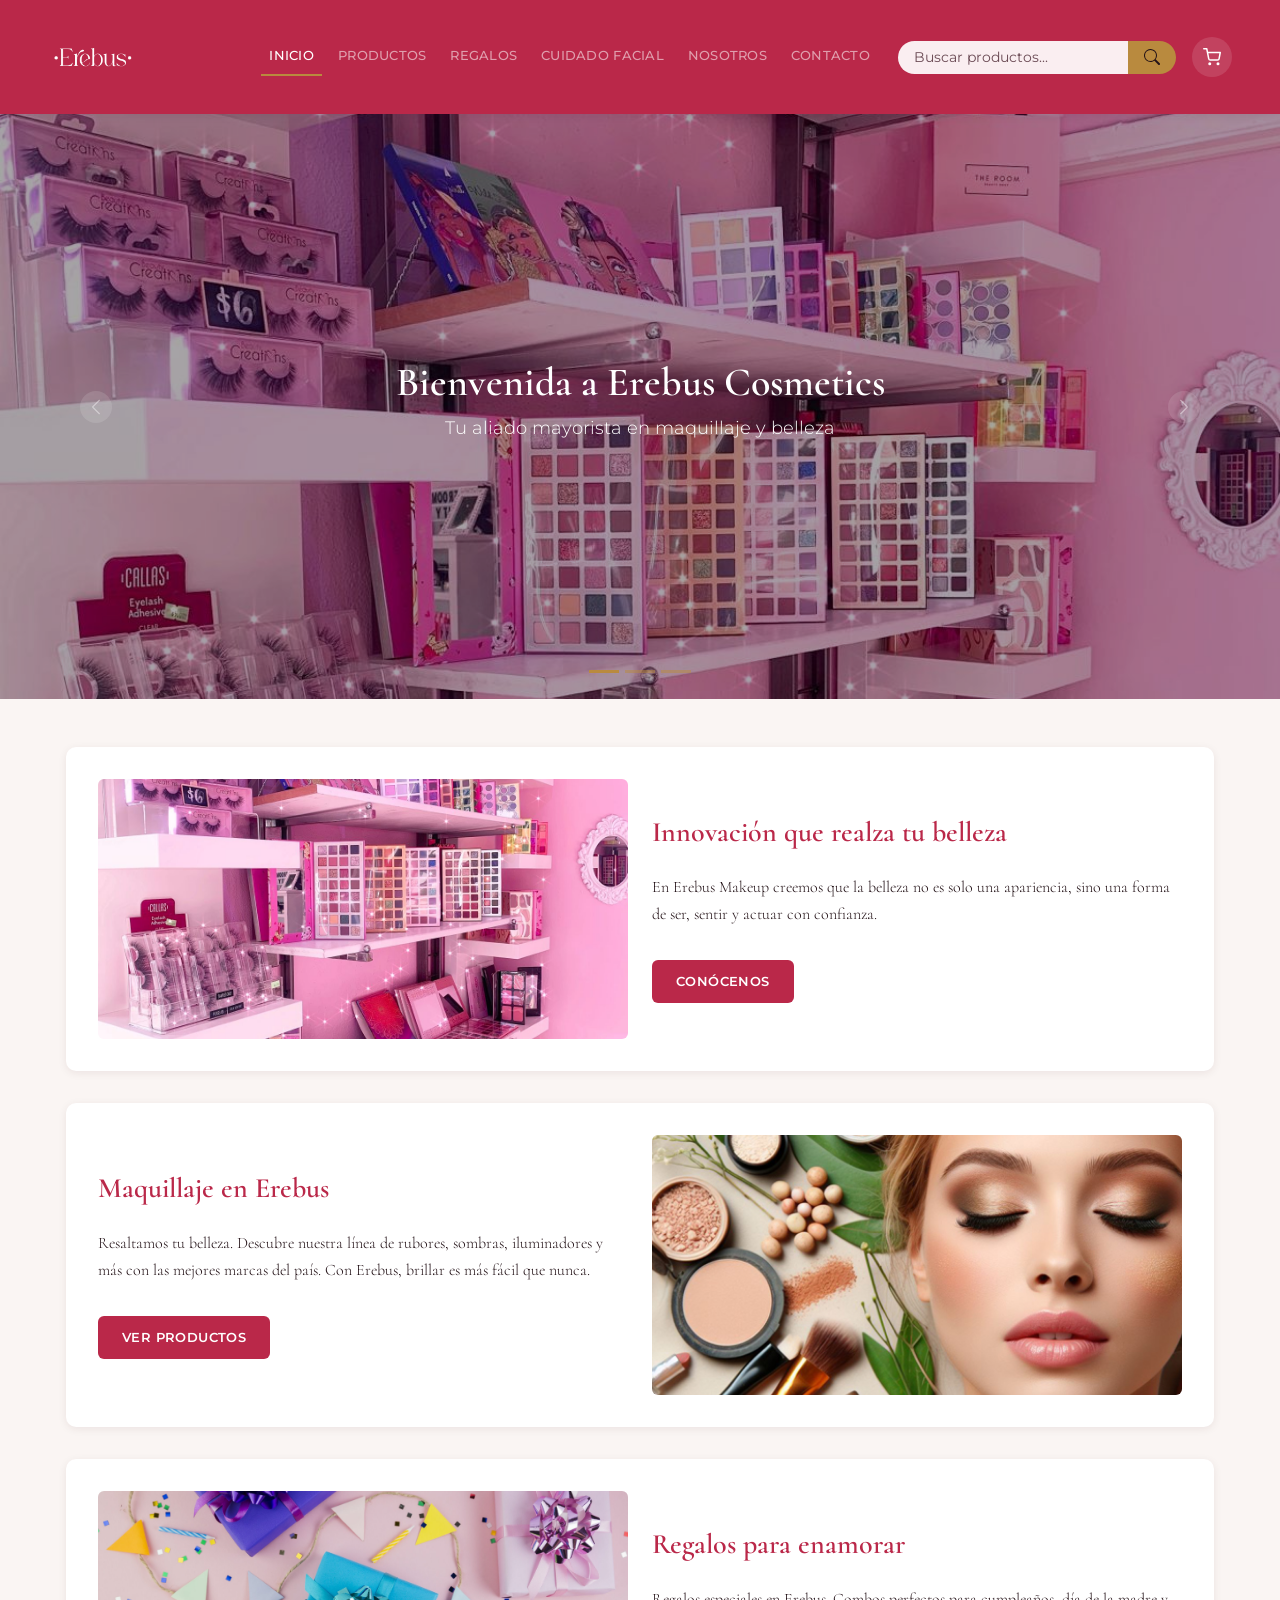
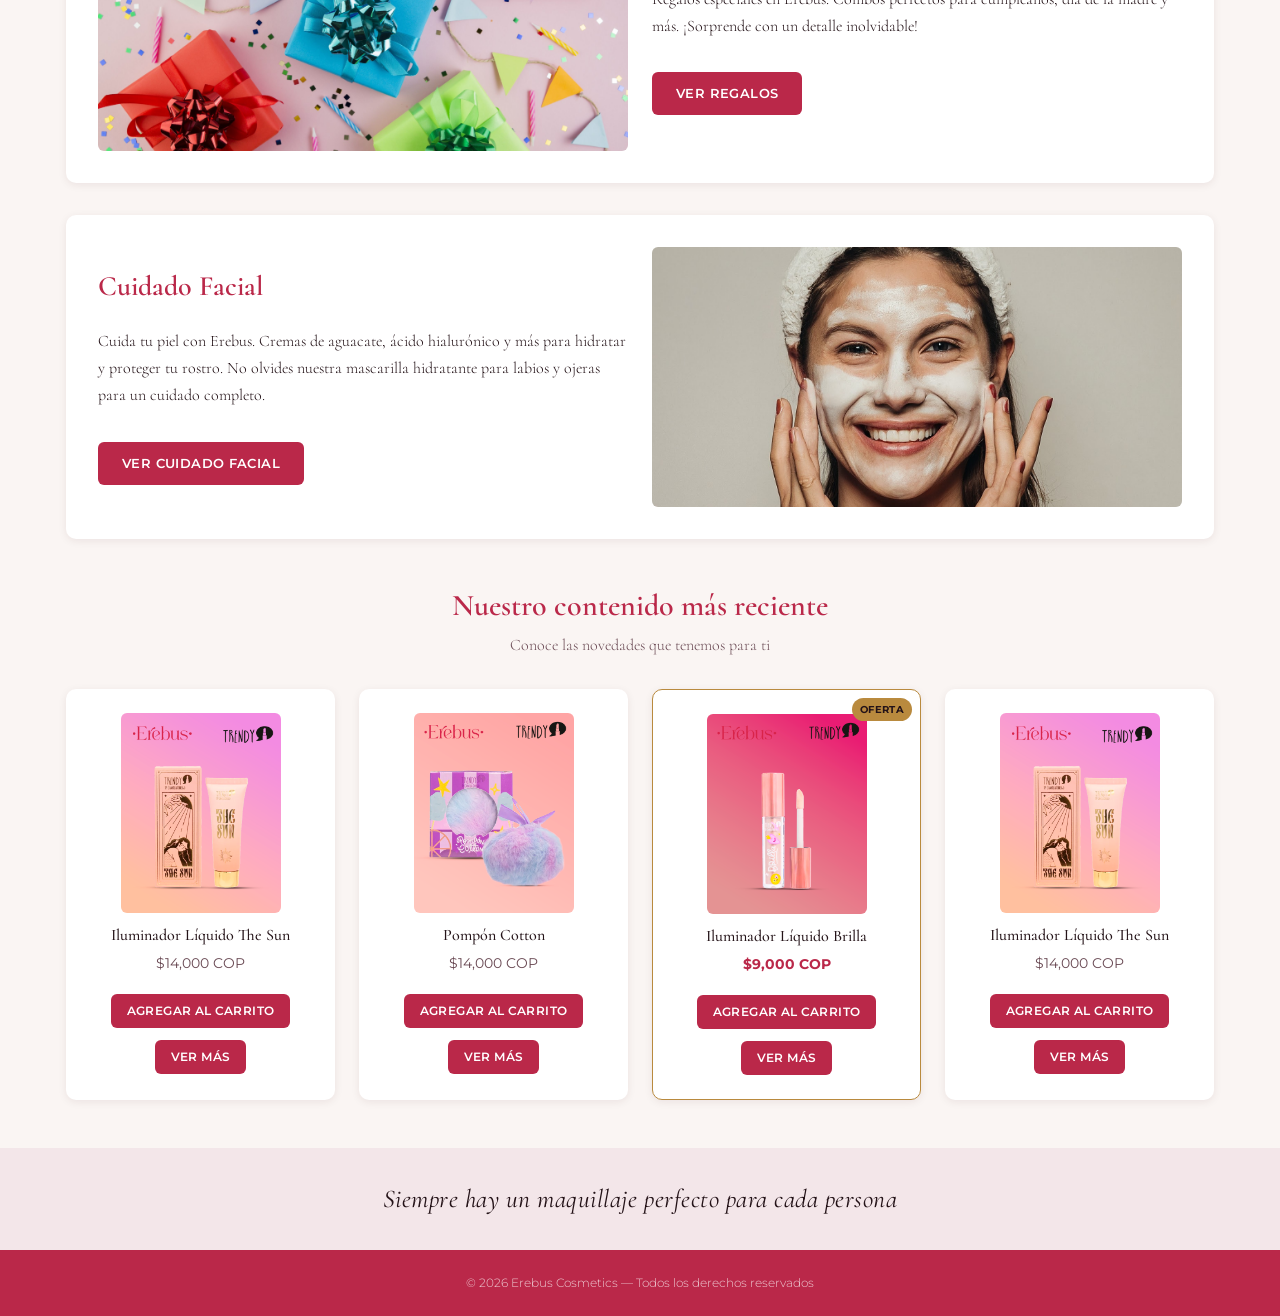
<file: index.html>
<!DOCTYPE html>
<html lang="es">
<head>
    <meta charset="UTF-8">
    <meta name="viewport" content="width=device-width, initial-scale=1.0">
    <link rel="preconnect" href="https://fonts.googleapis.com">
    <link rel="preconnect" href="https://fonts.gstatic.com" crossorigin>
    <link href="https://fonts.googleapis.com/css2?family=Cormorant:ital,wght@0,300..700;1,300..700&family=Montserrat:ital,wght@0,100..900;1,100..900&display=swap" rel="stylesheet">
    <title>Erebus Cosmetics | Mayorista de Maquillaje</title>
    <link href="https://cdn.jsdelivr.net/npm/bootstrap@5.2.3/dist/css/bootstrap.min.css" rel="stylesheet" integrity="sha384-rbsA2VBKQhggwzxH7pPCaAqO46MgnOM80zW1RWuH61DGLwZJEdK2Kadq2F9CUG65" crossorigin="anonymous">
    <link rel="stylesheet" href="styles/css/main.css" />
</head>
<body>

    <!-- ===== BLOQUE: navbar (Bootstrap) ===== -->
    <nav class="navbar navbar-expand-lg navbar-dark navbar-erebus sticky-top">
        <div class="container-fluid px-4 px-lg-5">
            <a class="navbar-brand" href="index.html">
                <img src="img/erebus-logo.png" alt="Logo Erebus" class="navbar-erebus__logo">
            </a>
            <button class="navbar-toggler" type="button" data-bs-toggle="collapse" data-bs-target="#navErebus" aria-controls="navErebus" aria-expanded="false" aria-label="Abrir menú">
                <span class="navbar-toggler-icon"></span>
            </button>
            <div class="collapse navbar-collapse" id="navErebus">
                <ul class="navbar-nav ms-auto mb-2 mb-lg-0 align-items-lg-center">
                    <li class="nav-item">
                        <a class="nav-link active" aria-current="page" href="index.html">Inicio</a>
                    </li>
                    <li class="nav-item">
                        <a class="nav-link" href="maquillaje.html">Productos</a>
                    </li>
                    <li class="nav-item">
                        <a class="nav-link" href="regalos.html">Regalos</a>
                    </li>
                    <li class="nav-item">
                        <a class="nav-link" href="cuidado-facial.html">Cuidado Facial</a>
                    </li>
                    <li class="nav-item">
                        <a class="nav-link" href="nosotros.html">Nosotros</a>
                    </li>
                    <li class="nav-item">
                        <a class="nav-link" href="contacto.html">Contacto</a>
                    </li>
                </ul>
                <form class="navbar-erebus__buscador d-flex" role="search">
                    <input class="form-control" type="search" name="buscar" placeholder="Buscar productos..." aria-label="Buscar productos">
                    <button class="btn" type="submit" aria-label="Buscar">
                        <svg xmlns="http://www.w3.org/2000/svg" width="16" height="16" viewBox="0 0 16 16" fill="currentColor" aria-hidden="true">
                            <path d="M11.742 10.344a6.5 6.5 0 1 0-1.397 1.398h-.001q.044.06.098.115l3.85 3.85a1 1 0 0 0 1.415-1.414l-3.85-3.85a1 1 0 0 0-.115-.1zM12 6.5a5.5 5.5 0 1 1-11 0 5.5 5.5 0 0 1 11 0"/>
                        </svg>
                    </button>
                </form>
                <a class="navbar-erebus__carrito" href="#" aria-label="Ver carrito">
                    <img src="img/shopping-cart.svg" alt="">
                </a>
            </div>
        </div>
    </nav>

    <main>

        <!-- ===== BLOQUE: carousel (hero, Bootstrap Carousel) ===== -->
        <div id="carouselErebus" class="carousel slide carousel-fade carousel-erebus" data-bs-ride="carousel">
            <div class="carousel-indicators">
                <button type="button" data-bs-target="#carouselErebus" data-bs-slide-to="0" class="active" aria-current="true" aria-label="Slide 1"></button>
                <button type="button" data-bs-target="#carouselErebus" data-bs-slide-to="1" aria-label="Slide 2"></button>
                <button type="button" data-bs-target="#carouselErebus" data-bs-slide-to="2" aria-label="Slide 3"></button>
            </div>
            <div class="carousel-inner">
                <div class="carousel-item active">
                    <img src="img/index1.jpg" class="d-block w-100 img-fluid" alt="Innovación Erebus">
                    <div class="carousel-caption d-none d-md-block">
                        <h2>Bienvenida a Erebus Cosmetics</h2>
                        <p>Tu aliado mayorista en maquillaje y belleza</p>
                    </div>
                </div>
                <div class="carousel-item">
                    <img src="img/index2.jpg" class="d-block w-100 img-fluid" alt="Maquillaje Erebus">
                    <div class="carousel-caption d-none d-md-block">
                        <h2>Maquillaje que resalta tu esencia</h2>
                        <p>Las mejores marcas del país, al mejor precio mayorista</p>
                    </div>
                </div>
                <div class="carousel-item">
                    <img src="img/index3.jpg" class="d-block w-100 img-fluid" alt="Regalos Erebus">
                    <div class="carousel-caption d-none d-md-block">
                        <h2>Regalos para enamorar</h2>
                        <p>Combos perfectos para cada ocasión especial</p>
                    </div>
                </div>
            </div>
            <button class="carousel-control-prev" type="button" data-bs-target="#carouselErebus" data-bs-slide="prev">
                <span class="carousel-control-prev-icon" aria-hidden="true"></span>
                <span class="visually-hidden">Anterior</span>
            </button>
            <button class="carousel-control-next" type="button" data-bs-target="#carouselErebus" data-bs-slide="next">
                <span class="carousel-control-next-icon" aria-hidden="true"></span>
                <span class="visually-hidden">Siguiente</span>
            </button>
        </div>

        <!-- ===== BLOQUE: destacados =====
             3 secciones en grid 2 columnas: imagen + texto -->
        <section class="destacados">

            <!-- ELEMENTO: destacados__item — Innovación -->
            <article class="destacados__item">
                <img class="destacados__imagen img-fluid" src="img/index1.jpg" alt="Innovación Erebus">
                <div class="destacados__contenido">
                    <h2 class="destacados__titulo">Innovación que realza tu belleza</h2>
                    <p class="destacados__texto">
                        En Erebus Makeup creemos que la belleza no es solo una apariencia,
                        sino una forma de ser, sentir y actuar con confianza.
                    </p>
                    <a class="destacados__boton" href="nosotros.html">Conócenos</a>
                </div>
            </article>

            <!-- ELEMENTO: destacados__item — Maquillaje -->
            <article class="destacados__item">
                <div class="destacados__contenido">
                    <h2 class="destacados__titulo">Maquillaje en Erebus</h2>
                    <p class="destacados__texto">
                        Resaltamos tu belleza. Descubre nuestra línea de rubores, sombras,
                        iluminadores y más con las mejores marcas del país.
                        Con Erebus, brillar es más fácil que nunca.
                    </p>
                    <a class="destacados__boton" href="maquillaje.html">Ver productos</a>
                </div>
                <img class="destacados__imagen img-fluid" src="img/index2.jpg" alt="Maquillaje Erebus">
            </article>

            <!-- ELEMENTO: destacados__item — Regalos -->
            <article class="destacados__item">
                <img class="destacados__imagen img-fluid" src="img/index3.jpg" alt="Regalos Erebus">
                <div class="destacados__contenido">
                    <h2 class="destacados__titulo">Regalos para enamorar</h2>
                    <p class="destacados__texto">
                        Regalos especiales en Erebus. Combos perfectos para cumpleaños,
                        día de la madre y más. ¡Sorprende con un detalle inolvidable!
                    </p>
                    <a class="destacados__boton" href="regalos.html">Ver regalos</a>
                </div>
            </article>

            <!-- ELEMENTO: destacados__item — Cuidado Facial -->
            <article class="destacados__item">
                <div class="destacados__contenido">
                    <h2 class="destacados__titulo">Cuidado Facial</h2>
                    <p class="destacados__texto">
                        Cuida tu piel con Erebus. Cremas de aguacate, ácido hialurónico y más
                        para hidratar y proteger tu rostro. No olvides nuestra mascarilla
                        hidratante para labios y ojeras para un cuidado completo.
                    </p>
                    <a class="destacados__boton" href="cuidado-facial.html">Ver cuidado facial</a>
                </div>
                <img class="destacados__imagen img-fluid" src="img/index4.png" alt="Cuidado Facial Erebus">
            </article>

        </section>

        <!-- ===== BLOQUE: novedades ===== -->
        <section class="novedades">
            <h2 class="novedades__titulo">Nuestro contenido más reciente</h2>
            <p class="novedades__subtitulo">Conoce las novedades que tenemos para ti</p>

            <div class="novedades__grid">

                <!-- ELEMENTO: novedades__tarjeta -->
                <article class="novedades__tarjeta">
                    <img class="novedades__imagen img-fluid" src="img/producto 1.png" alt="Iluminador The Sun">
                    <h3 class="novedades__nombre">Iluminador Líquido The Sun</h3>
                    <p class="novedades__precio">$14,000 COP</p>
                <button type="button" class="novedades__agregar js-agregar" data-id="iluminador-liquido-the-sun" data-nombre="Iluminador Líquido The Sun" data-precio="14000" data-imagen="img/producto 1.png">Agregar al carrito</button>
                    <a class="novedades__boton" href="maquillaje.html">Ver más</a>
                </article>

                <article class="novedades__tarjeta">
                    <img class="novedades__imagen img-fluid" src="img/producto 2.png" alt="Pompón Cotton">
                    <h3 class="novedades__nombre">Pompón Cotton</h3>
                    <p class="novedades__precio">$14,000 COP</p>
                <button type="button" class="novedades__agregar js-agregar" data-id="pompon-cotton" data-nombre="Pompón Cotton" data-precio="14000" data-imagen="img/producto 2.png">Agregar al carrito</button>
                    <a class="novedades__boton" href="maquillaje.html">Ver más</a>
                </article>

                <!-- MODIFICADOR: novedades__tarjeta--oferta — precio especial -->
                <article class="novedades__tarjeta novedades__tarjeta--oferta">
                    <img class="novedades__imagen img-fluid" src="img/producto 3.png" alt="Iluminador Brilla">
                    <h3 class="novedades__nombre">Iluminador Líquido Brilla</h3>
                    <p class="novedades__precio">$9,000 COP</p>
                <button type="button" class="novedades__agregar js-agregar" data-id="iluminador-liquido-brilla" data-nombre="Iluminador Líquido Brilla" data-precio="9000" data-imagen="img/producto 3.png">Agregar al carrito</button>
                    <a class="novedades__boton" href="maquillaje.html">Ver más</a>
                </article>

                <article class="novedades__tarjeta">
                    <img class="novedades__imagen img-fluid" src="img/producto 1.png" alt="Iluminador The Sun">
                    <h3 class="novedades__nombre">Iluminador Líquido The Sun</h3>
                    <p class="novedades__precio">$14,000 COP</p>
                <button type="button" class="novedades__agregar js-agregar" data-id="iluminador-liquido-the-sun" data-nombre="Iluminador Líquido The Sun" data-precio="14000" data-imagen="img/producto 1.png">Agregar al carrito</button>
                    <a class="novedades__boton" href="maquillaje.html">Ver más</a>
                </article>

            </div>
        </section>
    </main>

    <!-- ===== BLOQUE: frase-inspiracional ===== -->
    <section class="frase-inspiracional">
        <p class="frase-inspiracional__texto">Siempre hay un maquillaje perfecto para cada persona</p>
    </section>

    <!-- ===== BLOQUE: pie-pagina ===== -->
    <footer class="pie-pagina">
        <p class="pie-pagina__creditos">&copy; 2026 Erebus Cosmetics — Todos los derechos reservados</p>
    </footer>

    <script src="https://cdn.jsdelivr.net/npm/bootstrap@5.2.3/dist/js/bootstrap.bundle.min.js" integrity="sha384-kenU1KFdBIe4zVF0s0G1M5b4hcpxyD9F7jL+jjXkk+Q2h455rYXK/7HAuoJl+0I4" crossorigin="anonymous"></script>
    <script src="js/carrito.js"></script>

</body>
</html>
</file>
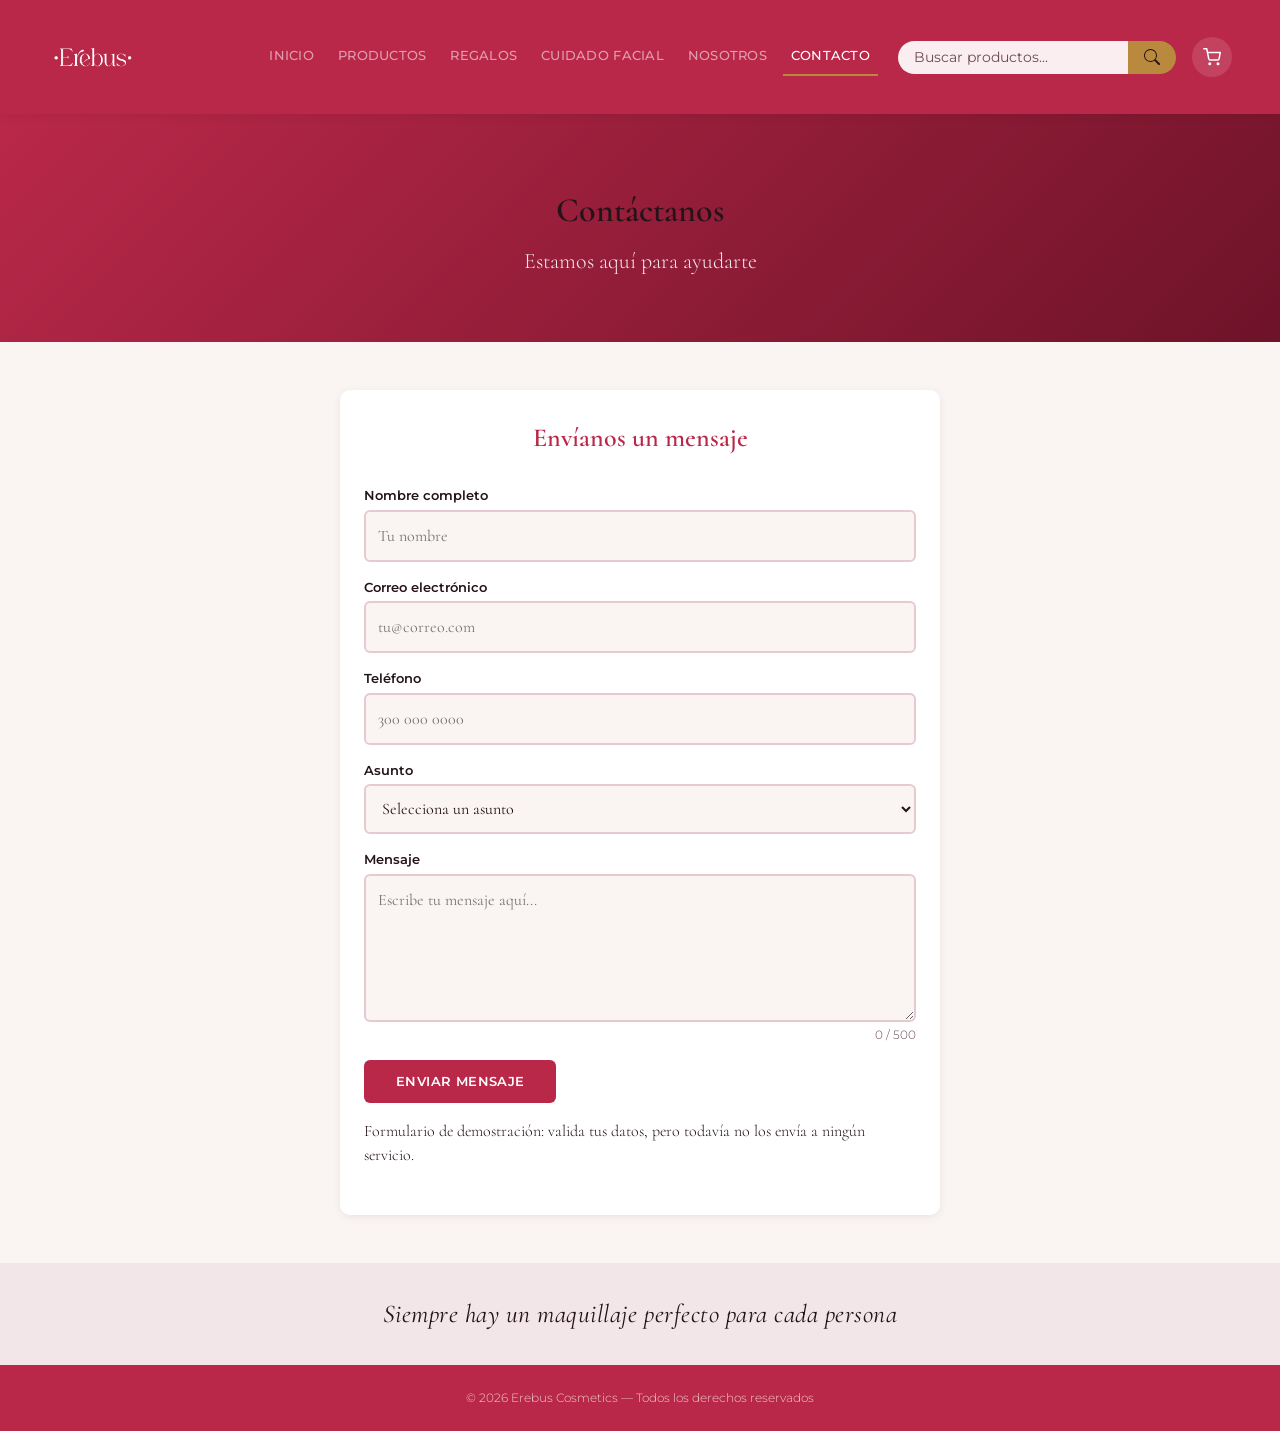
<file: contacto.html>
<!DOCTYPE html>
<html lang="es">
<head>
    <meta charset="UTF-8">
    <meta name="viewport" content="width=device-width, initial-scale=1.0">
    <link rel="preconnect" href="https://fonts.googleapis.com">
    <link rel="preconnect" href="https://fonts.gstatic.com" crossorigin>
    <link href="https://fonts.googleapis.com/css2?family=Cormorant:ital,wght@0,300..700;1,300..700&family=Montserrat:ital,wght@0,100..900;1,100..900&display=swap" rel="stylesheet">
    <title>Contacto | Erebus Cosmetics</title>
    <link href="https://cdn.jsdelivr.net/npm/bootstrap@5.2.3/dist/css/bootstrap.min.css" rel="stylesheet" integrity="sha384-rbsA2VBKQhggwzxH7pPCaAqO46MgnOM80zW1RWuH61DGLwZJEdK2Kadq2F9CUG65" crossorigin="anonymous">
    <link rel="stylesheet" href="styles/css/main.css" />
</head>
<body>

    <!-- ===== BLOQUE: navbar (Bootstrap) ===== -->
    <nav class="navbar navbar-expand-lg navbar-dark navbar-erebus sticky-top">
        <div class="container-fluid px-4 px-lg-5">
            <a class="navbar-brand" href="index.html">
                <img src="img/erebus-logo.png" alt="Logo Erebus" class="navbar-erebus__logo">
            </a>
            <button class="navbar-toggler" type="button" data-bs-toggle="collapse" data-bs-target="#navErebus" aria-controls="navErebus" aria-expanded="false" aria-label="Abrir menú">
                <span class="navbar-toggler-icon"></span>
            </button>
            <div class="collapse navbar-collapse" id="navErebus">
                <ul class="navbar-nav ms-auto mb-2 mb-lg-0 align-items-lg-center">
                    <li class="nav-item">
                        <a class="nav-link" href="index.html">Inicio</a>
                    </li>
                    <li class="nav-item">
                        <a class="nav-link" href="maquillaje.html">Productos</a>
                    </li>
                    <li class="nav-item">
                        <a class="nav-link" href="regalos.html">Regalos</a>
                    </li>
                    <li class="nav-item">
                        <a class="nav-link" href="cuidado-facial.html">Cuidado Facial</a>
                    </li>
                    <li class="nav-item">
                        <a class="nav-link" href="nosotros.html">Nosotros</a>
                    </li>
                    <li class="nav-item">
                        <a class="nav-link active" aria-current="page" href="contacto.html">Contacto</a>
                    </li>
                </ul>
                <form class="navbar-erebus__buscador d-flex" role="search">
                    <input class="form-control" type="search" name="buscar" placeholder="Buscar productos..." aria-label="Buscar productos">
                    <button class="btn" type="submit" aria-label="Buscar">
                        <svg xmlns="http://www.w3.org/2000/svg" width="16" height="16" viewBox="0 0 16 16" fill="currentColor" aria-hidden="true">
                            <path d="M11.742 10.344a6.5 6.5 0 1 0-1.397 1.398h-.001q.044.06.098.115l3.85 3.85a1 1 0 0 0 1.415-1.414l-3.85-3.85a1 1 0 0 0-.115-.1zM12 6.5a5.5 5.5 0 1 1-11 0 5.5 5.5 0 0 1 11 0"/>
                        </svg>
                    </button>
                </form>
                <a class="navbar-erebus__carrito" href="#" aria-label="Ver carrito">
                    <img src="img/shopping-cart.svg" alt="">
                </a>
            </div>
        </div>
    </nav>

    <main>

        <!-- ===== BLOQUE: banner ===== -->
        <section class="banner">
            <h2 class="banner__titulo">Contáctanos</h2>
            <p class="banner__descripcion">Estamos aquí para ayudarte</p>
        </section>

        <!-- ===== BLOQUE: formulario-contacto =====
             Formulario principal de contacto -->
        <section class="formulario-contacto">

            <h2 class="formulario-contacto__titulo">Envíanos un mensaje</h2>

            <form class="formulario-contacto__form">

                <!-- ELEMENTO: formulario-contacto__grupo — campo nombre -->
                <div class="formulario-contacto__grupo">
                    <label class="formulario-contacto__etiqueta" for="nombre">Nombre completo</label>
                    <input
                        class="formulario-contacto__campo"
                        type="text"
                        id="nombre"
                        name="nombre"
                        placeholder="Tu nombre"
                        required
                    >
                </div>

                <!-- ELEMENTO: formulario-contacto__grupo — campo email -->
                <div class="formulario-contacto__grupo">
                    <label class="formulario-contacto__etiqueta" for="email">Correo electrónico</label>
                    <input
                        class="formulario-contacto__campo"
                        type="email"
                        id="email"
                        name="email"
                        placeholder="tu@correo.com"
                        required
                    >
                </div>

                <!-- ELEMENTO: formulario-contacto__grupo — campo teléfono -->
                <div class="formulario-contacto__grupo">
                    <label class="formulario-contacto__etiqueta" for="telefono">Teléfono</label>
                    <input
                        class="formulario-contacto__campo"
                        type="tel"
                        id="telefono"
                        name="telefono"
                        placeholder="300 000 0000"
                    >
                </div>

                <!-- ELEMENTO: formulario-contacto__grupo — campo asunto -->
                <div class="formulario-contacto__grupo">
                    <label class="formulario-contacto__etiqueta" for="asunto">Asunto</label>
                    <select class="formulario-contacto__campo" id="asunto" name="asunto">
                        <option value="">Selecciona un asunto</option>
                        <option value="pedido">Pedido mayorista</option>
                        <option value="productos">Información de productos</option>
                        <option value="regalos">Combos y regalos</option>
                        <option value="otro">Otro</option>
                    </select>
                </div>

                <!-- ELEMENTO: formulario-contacto__grupo — campo mensaje -->
                <div class="formulario-contacto__grupo">
                    <label class="formulario-contacto__etiqueta" for="mensaje">Mensaje</label>
                    <textarea
                        class="formulario-contacto__campo formulario-contacto__campo--textarea"
                        id="mensaje"
                        name="mensaje"
                        rows="5"
                        placeholder="Escribe tu mensaje aquí..."
                        required
                    ></textarea>
                </div>

                <!-- ELEMENTO: formulario-contacto__enviar — botón de envío -->
                <input
                    class="formulario-contacto__enviar"
                    type="submit"
                    value="Enviar mensaje"
                >
                    <p class="formulario-contacto__nota">Formulario de demostración: valida tus datos, pero todavía no los envía a ningún servicio.</p>
            </form>

        </section>

    </main>

    <!-- ===== BLOQUE: frase-inspiracional ===== -->
    <section class="frase-inspiracional">
        <p class="frase-inspiracional__texto">Siempre hay un maquillaje perfecto para cada persona</p>
    </section>

    <!-- ===== BLOQUE: pie-pagina ===== -->
    <footer class="pie-pagina">
        <p class="pie-pagina__creditos">&copy; 2026 Erebus Cosmetics — Todos los derechos reservados</p>
    </footer>

    <script src="https://cdn.jsdelivr.net/npm/bootstrap@5.2.3/dist/js/bootstrap.bundle.min.js" integrity="sha384-kenU1KFdBIe4zVF0s0G1M5b4hcpxyD9F7jL+jjXkk+Q2h455rYXK/7HAuoJl+0I4" crossorigin="anonymous"></script>
    <script src="js/carrito.js"></script>
    <script src="js/formulario.js"></script>

</body>
</html>
</file>
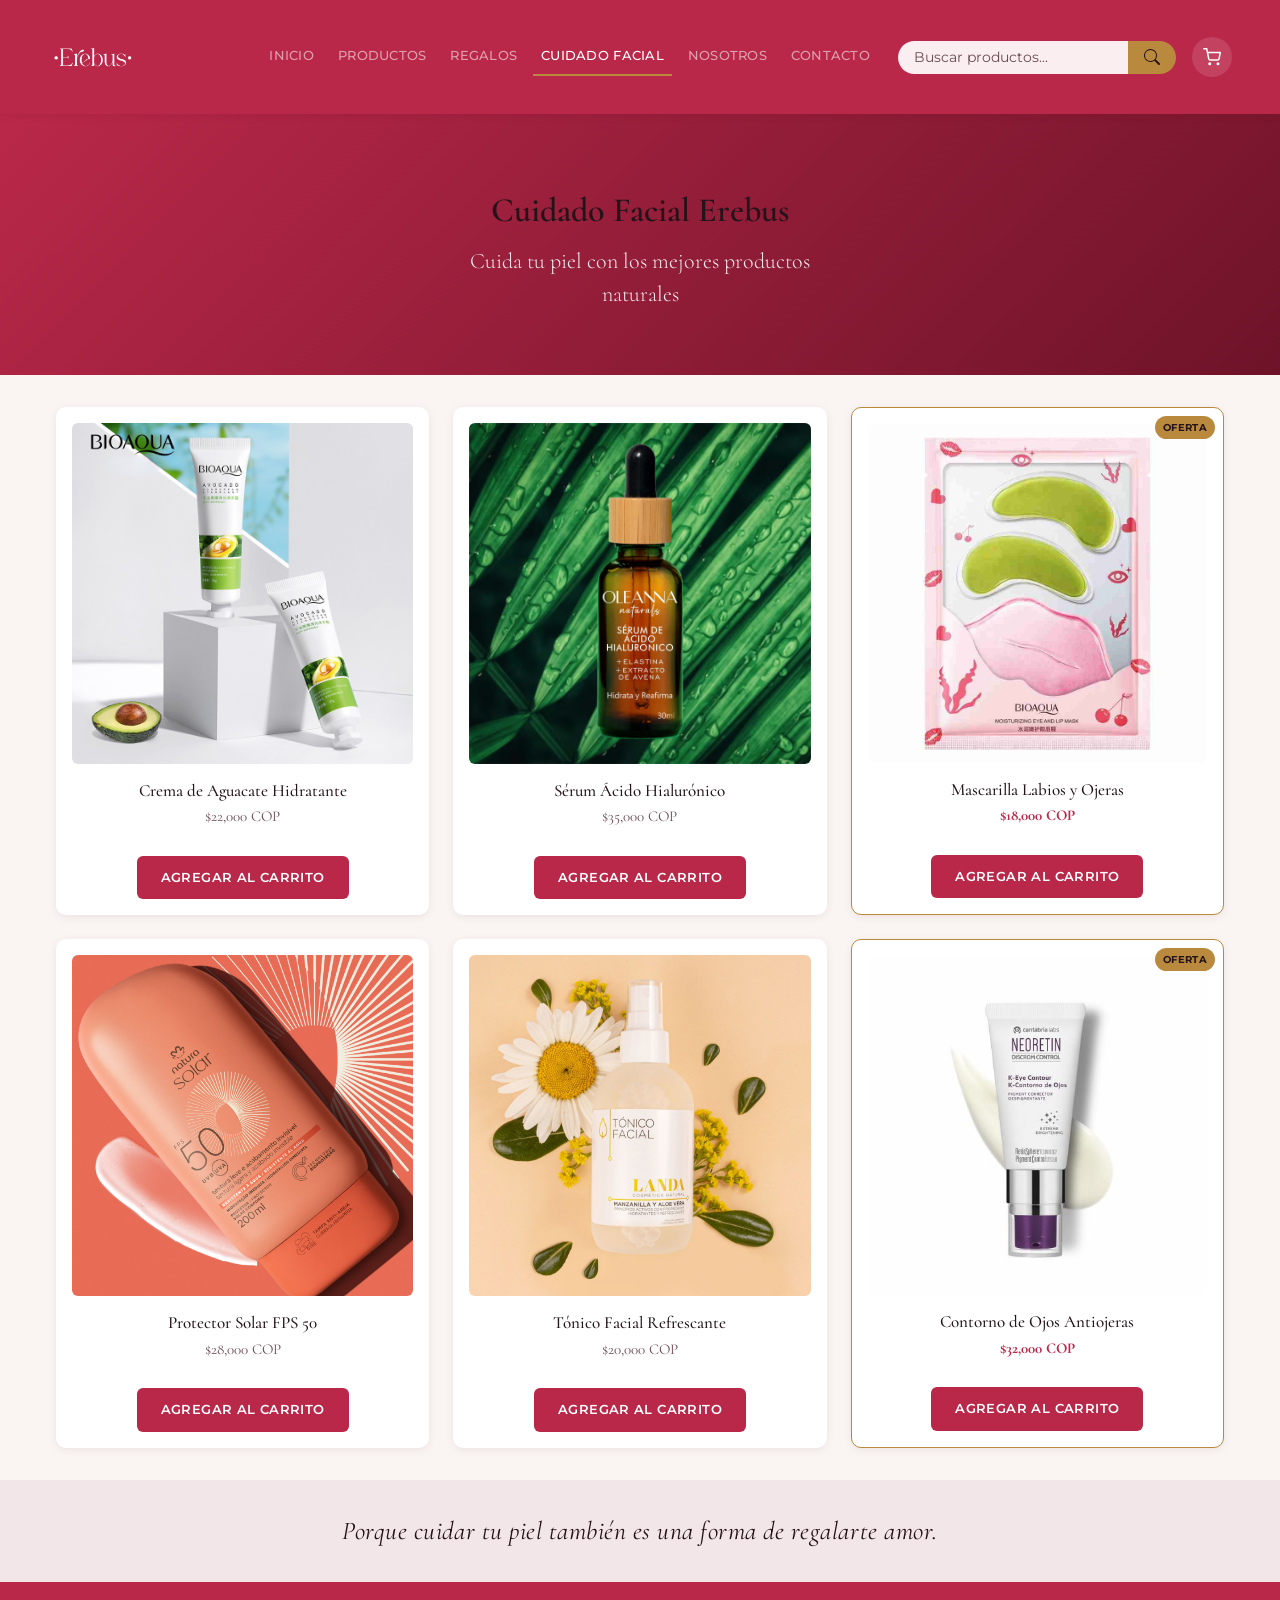
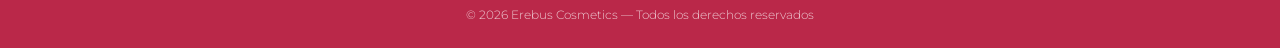
<file: cuidado-facial.html>
<!DOCTYPE html>
<html lang="es">
<head>
    <meta charset="UTF-8">
    <meta name="viewport" content="width=device-width, initial-scale=1.0">
    <link rel="preconnect" href="https://fonts.googleapis.com">
    <link rel="preconnect" href="https://fonts.gstatic.com" crossorigin>
    <link href="https://fonts.googleapis.com/css2?family=Cormorant:ital,wght@0,300..700;1,300..700&family=Montserrat:ital,wght@0,100..900;1,100..900&display=swap" rel="stylesheet">
    <title>Cuidado Facial | Erebus Cosmetics</title>
    <link href="https://cdn.jsdelivr.net/npm/bootstrap@5.2.3/dist/css/bootstrap.min.css" rel="stylesheet" integrity="sha384-rbsA2VBKQhggwzxH7pPCaAqO46MgnOM80zW1RWuH61DGLwZJEdK2Kadq2F9CUG65" crossorigin="anonymous">
    <link rel="stylesheet" href="styles/css/main.css" />
</head>
<body>

    <!-- ===== BLOQUE: navbar (Bootstrap) ===== -->
    <nav class="navbar navbar-expand-lg navbar-dark navbar-erebus sticky-top">
        <div class="container-fluid px-4 px-lg-5">
            <a class="navbar-brand" href="index.html">
                <img src="img/erebus-logo.png" alt="Logo Erebus" class="navbar-erebus__logo">
            </a>
            <button class="navbar-toggler" type="button" data-bs-toggle="collapse" data-bs-target="#navErebus" aria-controls="navErebus" aria-expanded="false" aria-label="Abrir menú">
                <span class="navbar-toggler-icon"></span>
            </button>
            <div class="collapse navbar-collapse" id="navErebus">
                <ul class="navbar-nav ms-auto mb-2 mb-lg-0 align-items-lg-center">
                    <li class="nav-item">
                        <a class="nav-link" href="index.html">Inicio</a>
                    </li>
                    <li class="nav-item">
                        <a class="nav-link" href="maquillaje.html">Productos</a>
                    </li>
                    <li class="nav-item">
                        <a class="nav-link" href="regalos.html">Regalos</a>
                    </li>
                    <li class="nav-item">
                        <a class="nav-link active" aria-current="page" href="cuidado-facial.html">Cuidado Facial</a>
                    </li>
                    <li class="nav-item">
                        <a class="nav-link" href="nosotros.html">Nosotros</a>
                    </li>
                    <li class="nav-item">
                        <a class="nav-link" href="contacto.html">Contacto</a>
                    </li>
                </ul>
                <form class="navbar-erebus__buscador d-flex" role="search">
                    <input class="form-control" type="search" name="buscar" placeholder="Buscar productos..." aria-label="Buscar productos">
                    <button class="btn" type="submit" aria-label="Buscar">
                        <svg xmlns="http://www.w3.org/2000/svg" width="16" height="16" viewBox="0 0 16 16" fill="currentColor" aria-hidden="true">
                            <path d="M11.742 10.344a6.5 6.5 0 1 0-1.397 1.398h-.001q.044.06.098.115l3.85 3.85a1 1 0 0 0 1.415-1.414l-3.85-3.85a1 1 0 0 0-.115-.1zM12 6.5a5.5 5.5 0 1 1-11 0 5.5 5.5 0 0 1 11 0"/>
                        </svg>
                    </button>
                </form>
                <a class="navbar-erebus__carrito" href="#" aria-label="Ver carrito">
                    <img src="img/shopping-cart.svg" alt="">
                </a>
            </div>
        </div>
    </nav>

    <main>

        <!-- ===== BLOQUE: banner ===== -->
        <section class="banner">
            <h2 class="banner__titulo">Cuidado Facial Erebus</h2>
            <p class="banner__descripcion">Cuida tu piel con los mejores productos naturales</p>
        </section>

        <!-- ===== BLOQUE: catalogo =====
             Productos de cuidado facial -->
        <section class="catalogo">

            <!-- ELEMENTO: catalogo__tarjeta -->
            <article class="catalogo__tarjeta">
                <img class="catalogo__imagen img-fluid" src="img/Crema-Aguacate.jpg" alt="Crema de Aguacate">
                <h3 class="catalogo__nombre">Crema de Aguacate Hidratante</h3>
                <p class="catalogo__precio">$22,000 COP</p>
                <button type="button" class="catalogo__agregar js-agregar" data-id="crema-de-aguacate-hidratante" data-nombre="Crema de Aguacate Hidratante" data-precio="22000" data-imagen="img/Crema-Aguacate.jpg">Agregar al carrito</button>
            </article>

            <article class="catalogo__tarjeta">
                <img class="catalogo__imagen img-fluid" src="img/Serum-AcidoH.jpg" alt="Sérum Ácido Hialurónico">
                <h3 class="catalogo__nombre">Sérum Ácido Hialurónico</h3>
                <p class="catalogo__precio">$35,000 COP</p>
                <button type="button" class="catalogo__agregar js-agregar" data-id="serum-acido-hialuronico" data-nombre="Sérum Ácido Hialurónico" data-precio="35000" data-imagen="img/Serum-AcidoH.jpg">Agregar al carrito</button>
            </article>

            <!-- MODIFICADOR: catalogo__tarjeta--oferta — precio especial -->
            <article class="catalogo__tarjeta catalogo__tarjeta--oferta">
                <img class="catalogo__imagen img-fluid" src="img/Mascarillas.jpg" alt="Mascarilla Labios y Ojeras">
                <h3 class="catalogo__nombre">Mascarilla Labios y Ojeras</h3>
                <p class="catalogo__precio">$18,000 COP</p>
                <button type="button" class="catalogo__agregar js-agregar" data-id="mascarilla-labios-y-ojeras" data-nombre="Mascarilla Labios y Ojeras" data-precio="18000" data-imagen="img/Mascarillas.jpg">Agregar al carrito</button>
            </article>

            <article class="catalogo__tarjeta">
                <img class="catalogo__imagen img-fluid" src="img/Protector-solar.jpg" alt="Protector Solar">
                <h3 class="catalogo__nombre">Protector Solar FPS 50</h3>
                <p class="catalogo__precio">$28,000 COP</p>
                <button type="button" class="catalogo__agregar js-agregar" data-id="protector-solar-fps-50" data-nombre="Protector Solar FPS 50" data-precio="28000" data-imagen="img/Protector-solar.jpg">Agregar al carrito</button>
            </article>

            <article class="catalogo__tarjeta">
                <img class="catalogo__imagen img-fluid" src="img/Tonico-facial.jpg" alt="Tónico Facial">
                <h3 class="catalogo__nombre">Tónico Facial Refrescante</h3>
                <p class="catalogo__precio">$20,000 COP</p>
                <button type="button" class="catalogo__agregar js-agregar" data-id="tonico-facial-refrescante" data-nombre="Tónico Facial Refrescante" data-precio="20000" data-imagen="img/Tonico-facial.jpg">Agregar al carrito</button>
            </article>

            <article class="catalogo__tarjeta catalogo__tarjeta--oferta">
                <img class="catalogo__imagen img-fluid" src="img/Kit-ojos.jpg" alt="Contorno de Ojos">
                <h3 class="catalogo__nombre">Contorno de Ojos Antiojeras</h3>
                <p class="catalogo__precio">$32,000 COP</p>
                <button type="button" class="catalogo__agregar js-agregar" data-id="contorno-de-ojos-antiojeras" data-nombre="Contorno de Ojos Antiojeras" data-precio="32000" data-imagen="img/Kit-ojos.jpg">Agregar al carrito</button>
            </article>

        </section>
    </main>

   <!-- ===== BLOQUE: frase-inspiracional ===== -->
    <section class="frase-inspiracional">
        <p class="frase-inspiracional__texto">Porque cuidar tu piel también es una forma de regalarte amor.</p>
    </section>

    <!-- ===== BLOQUE: pie-pagina ===== -->
    <footer class="pie-pagina">
        <p class="pie-pagina__creditos">&copy; 2026 Erebus Cosmetics — Todos los derechos reservados</p>
    </footer>

    <script src="https://cdn.jsdelivr.net/npm/bootstrap@5.2.3/dist/js/bootstrap.bundle.min.js" integrity="sha384-kenU1KFdBIe4zVF0s0G1M5b4hcpxyD9F7jL+jjXkk+Q2h455rYXK/7HAuoJl+0I4" crossorigin="anonymous"></script>
    <script src="js/carrito.js"></script>

</body>
</html>
</file>
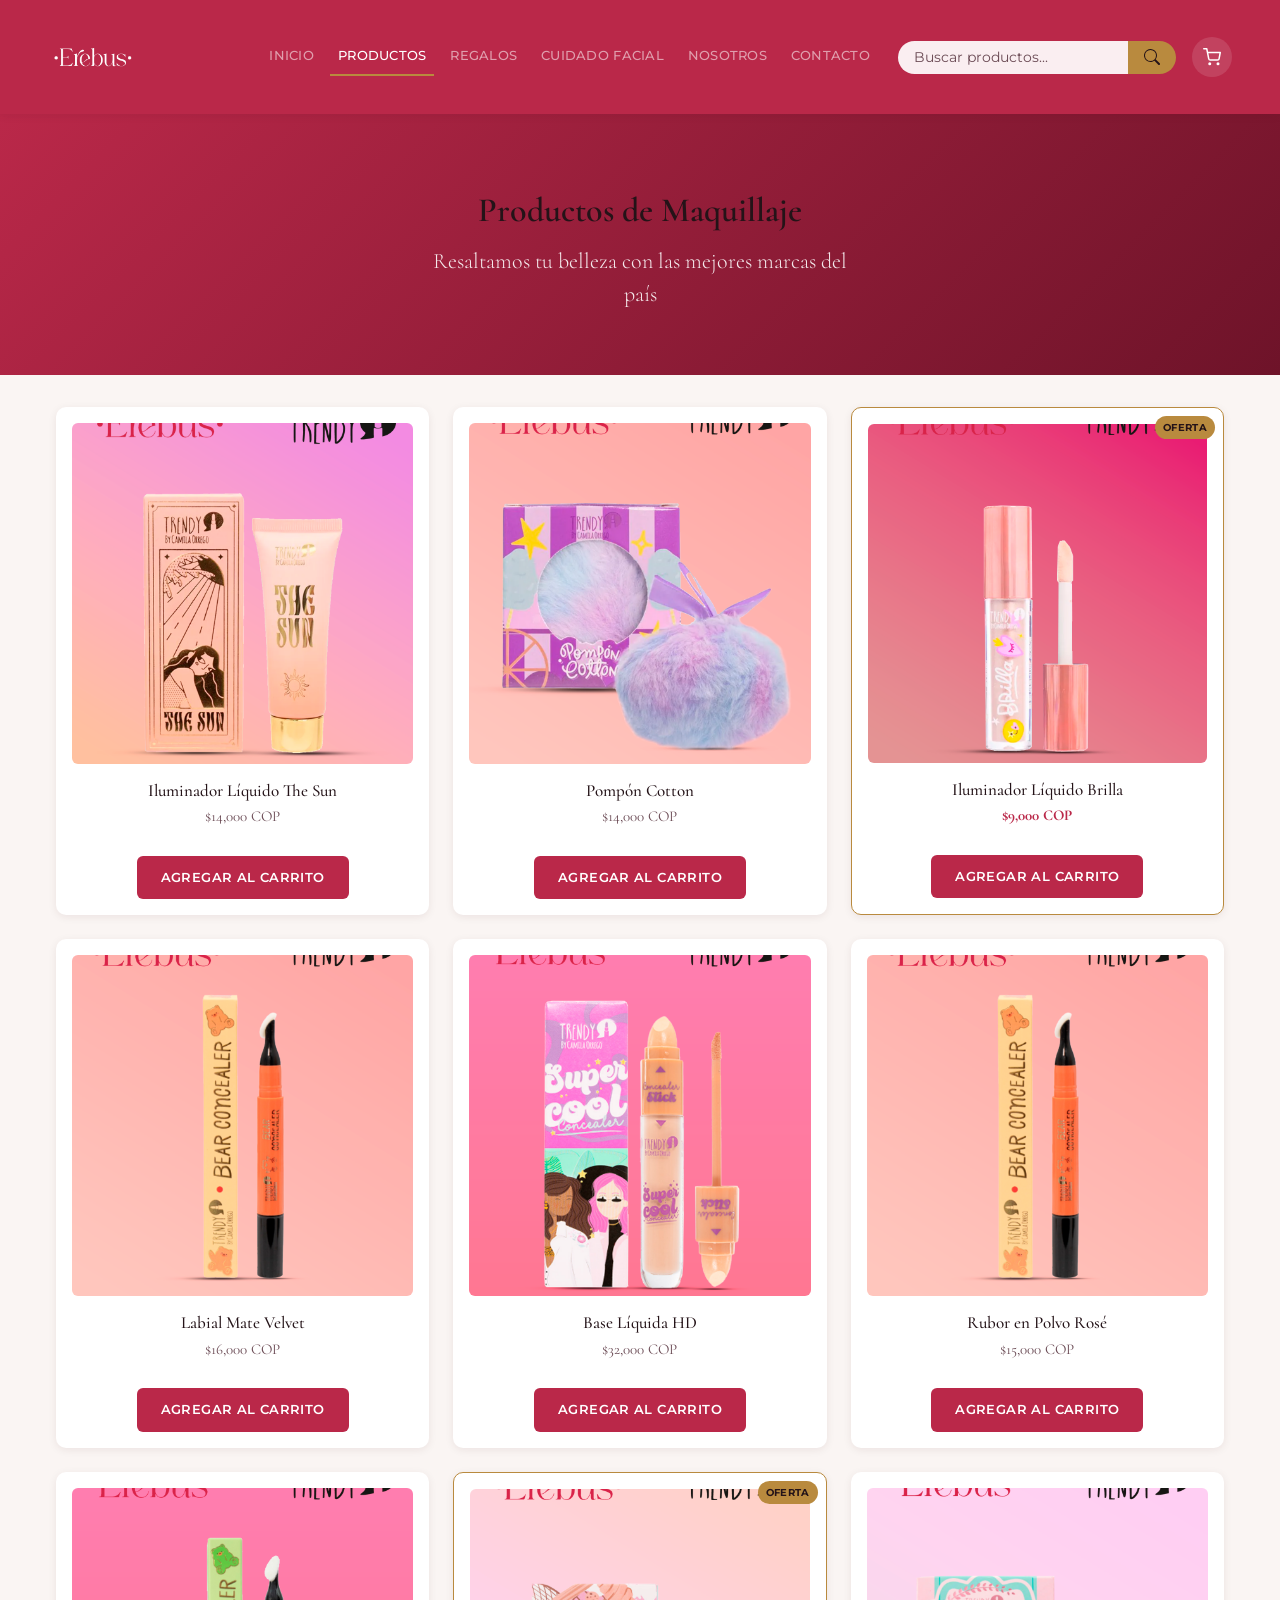
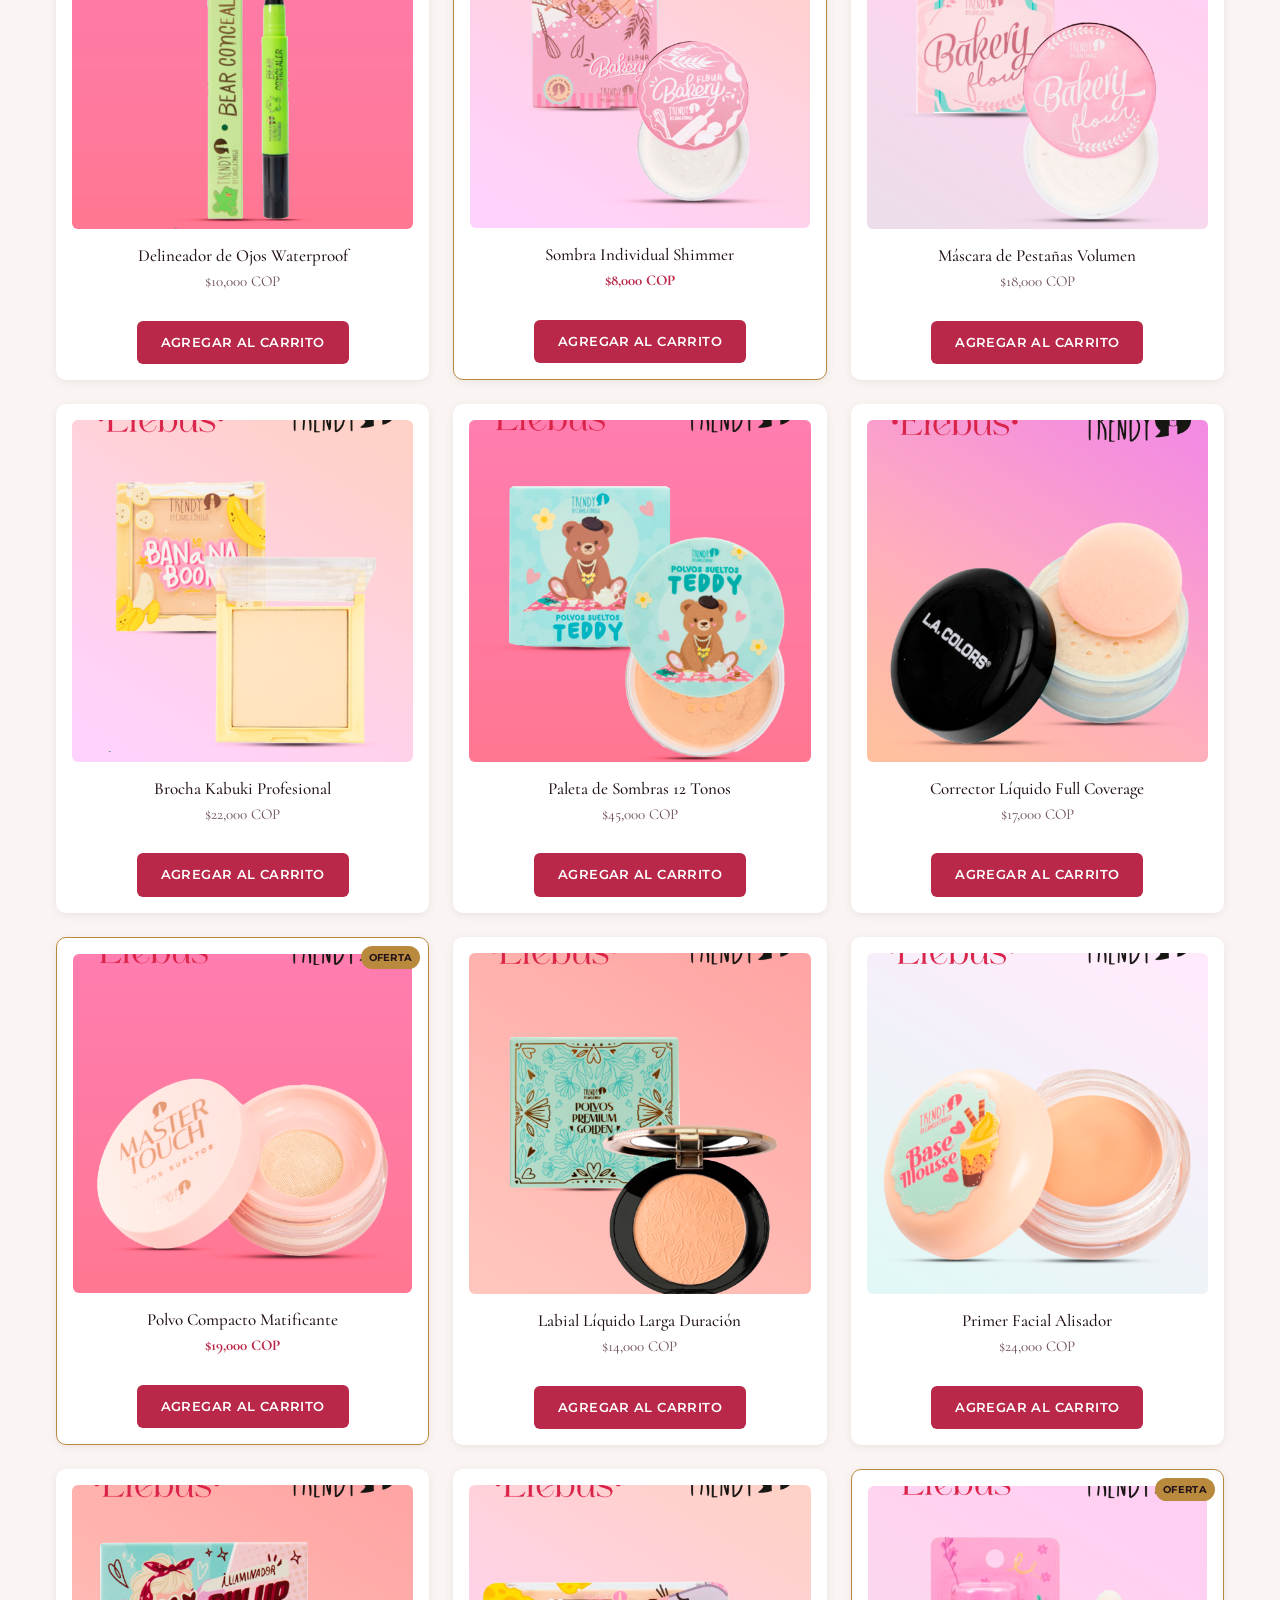
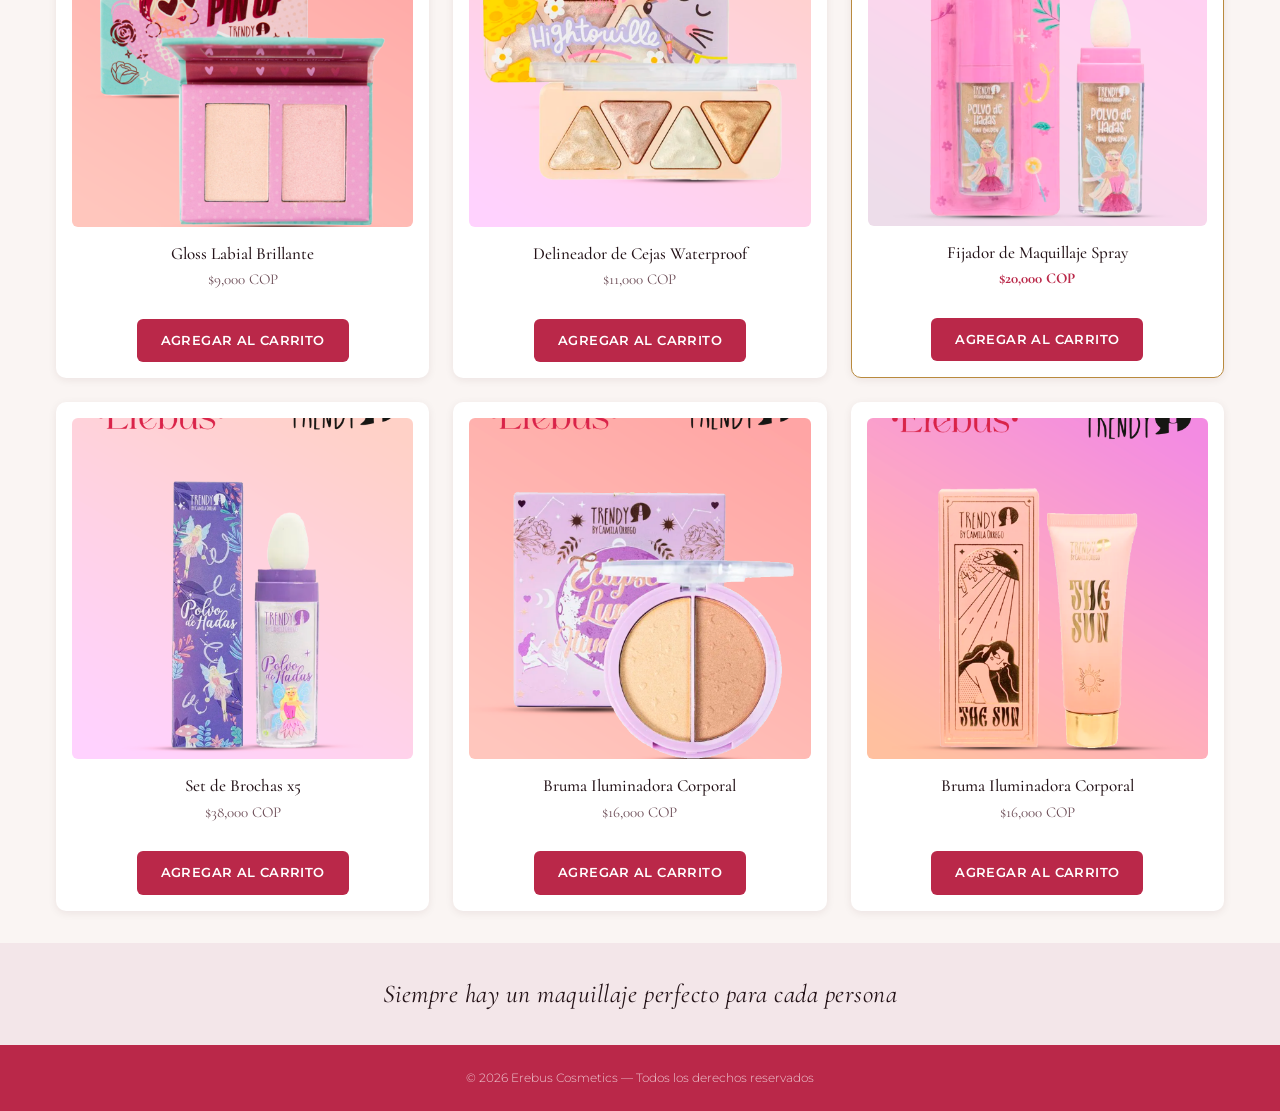
<file: maquillaje.html>
<!DOCTYPE html>
<html lang="es">
<head>
    <meta charset="UTF-8">
    <meta name="viewport" content="width=device-width, initial-scale=1.0">
    <link rel="preconnect" href="https://fonts.googleapis.com">
    <link rel="preconnect" href="https://fonts.gstatic.com" crossorigin>
    <link href="https://fonts.googleapis.com/css2?family=Cormorant:ital,wght@0,300..700;1,300..700&family=Montserrat:ital,wght@0,100..900;1,100..900&display=swap" rel="stylesheet">
    <title>Productos | Erebus Cosmetics</title>
    <link href="https://cdn.jsdelivr.net/npm/bootstrap@5.2.3/dist/css/bootstrap.min.css" rel="stylesheet" integrity="sha384-rbsA2VBKQhggwzxH7pPCaAqO46MgnOM80zW1RWuH61DGLwZJEdK2Kadq2F9CUG65" crossorigin="anonymous">
    <link rel="stylesheet" href="styles/css/main.css" />
</head>
<body>

    <!-- ===== BLOQUE: navbar (Bootstrap) ===== -->
    <nav class="navbar navbar-expand-lg navbar-dark navbar-erebus sticky-top">
        <div class="container-fluid px-4 px-lg-5">
            <a class="navbar-brand" href="index.html">
                <img src="img/erebus-logo.png" alt="Logo Erebus" class="navbar-erebus__logo">
            </a>
            <button class="navbar-toggler" type="button" data-bs-toggle="collapse" data-bs-target="#navErebus" aria-controls="navErebus" aria-expanded="false" aria-label="Abrir menú">
                <span class="navbar-toggler-icon"></span>
            </button>
            <div class="collapse navbar-collapse" id="navErebus">
                <ul class="navbar-nav ms-auto mb-2 mb-lg-0 align-items-lg-center">
                    <li class="nav-item">
                        <a class="nav-link" href="index.html">Inicio</a>
                    </li>
                    <li class="nav-item">
                        <a class="nav-link active" aria-current="page" href="maquillaje.html">Productos</a>
                    </li>
                    <li class="nav-item">
                        <a class="nav-link" href="regalos.html">Regalos</a>
                    </li>
                    <li class="nav-item">
                        <a class="nav-link" href="cuidado-facial.html">Cuidado Facial</a>
                    </li>
                    <li class="nav-item">
                        <a class="nav-link" href="nosotros.html">Nosotros</a>
                    </li>
                    <li class="nav-item">
                        <a class="nav-link" href="contacto.html">Contacto</a>
                    </li>
                </ul>
                <form class="navbar-erebus__buscador d-flex" role="search">
                    <input class="form-control" type="search" name="buscar" placeholder="Buscar productos..." aria-label="Buscar productos">
                    <button class="btn" type="submit" aria-label="Buscar">
                        <svg xmlns="http://www.w3.org/2000/svg" width="16" height="16" viewBox="0 0 16 16" fill="currentColor" aria-hidden="true">
                            <path d="M11.742 10.344a6.5 6.5 0 1 0-1.397 1.398h-.001q.044.06.098.115l3.85 3.85a1 1 0 0 0 1.415-1.414l-3.85-3.85a1 1 0 0 0-.115-.1zM12 6.5a5.5 5.5 0 1 1-11 0 5.5 5.5 0 0 1 11 0"/>
                        </svg>
                    </button>
                </form>
                <a class="navbar-erebus__carrito" href="#" aria-label="Ver carrito">
                    <img src="img/shopping-cart.svg" alt="">
                </a>
            </div>
        </div>
    </nav>

    <main>

        <section class="banner">
            <h2 class="banner__titulo">Productos de Maquillaje</h2>
            <p class="banner__descripcion">Resaltamos tu belleza con las mejores marcas del país</p>
        </section>

        <section class="catalogo">

            <article class="catalogo__tarjeta">
                <img class="catalogo__imagen img-fluid" src="img/producto 1.png" alt="Iluminador Líquido The Sun">
                <h3 class="catalogo__nombre">Iluminador Líquido The Sun</h3>
                <p class="catalogo__precio">$14,000 COP</p>
                <button type="button" class="catalogo__agregar js-agregar" data-id="iluminador-liquido-the-sun" data-nombre="Iluminador Líquido The Sun" data-precio="14000" data-imagen="img/producto 1.png">Agregar al carrito</button>
            </article>

            <article class="catalogo__tarjeta">
                <img class="catalogo__imagen img-fluid" src="img/producto 2.png" alt="Pompón Cotton">
                <h3 class="catalogo__nombre">Pompón Cotton</h3>
                <p class="catalogo__precio">$14,000 COP</p>
                <button type="button" class="catalogo__agregar js-agregar" data-id="pompon-cotton" data-nombre="Pompón Cotton" data-precio="14000" data-imagen="img/producto 2.png">Agregar al carrito</button>
            </article>

            <article class="catalogo__tarjeta catalogo__tarjeta--oferta">
                <img class="catalogo__imagen img-fluid" src="img/producto 3.png" alt="Iluminador Líquido Brilla">
                <h3 class="catalogo__nombre">Iluminador Líquido Brilla</h3>
                <p class="catalogo__precio">$9,000 COP</p>
                <button type="button" class="catalogo__agregar js-agregar" data-id="iluminador-liquido-brilla" data-nombre="Iluminador Líquido Brilla" data-precio="9000" data-imagen="img/producto 3.png">Agregar al carrito</button>
            </article>

            <article class="catalogo__tarjeta">
                <img class="catalogo__imagen img-fluid" src="img/producto 4.png" alt="Labial Mate Velvet">
                <h3 class="catalogo__nombre">Labial Mate Velvet</h3>
                <p class="catalogo__precio">$16,000 COP</p>
                <button type="button" class="catalogo__agregar js-agregar" data-id="labial-mate-velvet" data-nombre="Labial Mate Velvet" data-precio="16000" data-imagen="img/producto 4.png">Agregar al carrito</button>
            </article>

            <article class="catalogo__tarjeta">
                <img class="catalogo__imagen img-fluid" src="img/producto 5.png" alt="Base Líquida HD">
                <h3 class="catalogo__nombre">Base Líquida HD</h3>
                <p class="catalogo__precio">$32,000 COP</p>
                <button type="button" class="catalogo__agregar js-agregar" data-id="base-liquida-hd" data-nombre="Base Líquida HD" data-precio="32000" data-imagen="img/producto 5.png">Agregar al carrito</button>
            </article>

            <article class="catalogo__tarjeta">
                <img class="catalogo__imagen img-fluid" src="img/producto 6.png" alt="Rubor en Polvo Rosé">
                <h3 class="catalogo__nombre">Rubor en Polvo Rosé</h3>
                <p class="catalogo__precio">$15,000 COP</p>
                <button type="button" class="catalogo__agregar js-agregar" data-id="rubor-en-polvo-rose" data-nombre="Rubor en Polvo Rosé" data-precio="15000" data-imagen="img/producto 6.png">Agregar al carrito</button>
            </article>

            <article class="catalogo__tarjeta">
                <img class="catalogo__imagen img-fluid" src="img/producto 7.png" alt="Delineador de Ojos Waterproof">
                <h3 class="catalogo__nombre">Delineador de Ojos Waterproof</h3>
                <p class="catalogo__precio">$10,000 COP</p>
                <button type="button" class="catalogo__agregar js-agregar" data-id="delineador-de-ojos-waterproof" data-nombre="Delineador de Ojos Waterproof" data-precio="10000" data-imagen="img/producto 7.png">Agregar al carrito</button>
            </article>

            <article class="catalogo__tarjeta catalogo__tarjeta--oferta">
                <img class="catalogo__imagen img-fluid" src="img/producto 8.png" alt="Sombra Individual Shimmer">
                <h3 class="catalogo__nombre">Sombra Individual Shimmer</h3>
                <p class="catalogo__precio">$8,000 COP</p>
                <button type="button" class="catalogo__agregar js-agregar" data-id="sombra-individual-shimmer" data-nombre="Sombra Individual Shimmer" data-precio="8000" data-imagen="img/producto 8.png">Agregar al carrito</button>
            </article>

            <article class="catalogo__tarjeta">
                <img class="catalogo__imagen img-fluid" src="img/producto 9.png" alt="Máscara de Pestañas Volumen">
                <h3 class="catalogo__nombre">Máscara de Pestañas Volumen</h3>
                <p class="catalogo__precio">$18,000 COP</p>
                <button type="button" class="catalogo__agregar js-agregar" data-id="mascara-de-pestanas-volumen" data-nombre="Máscara de Pestañas Volumen" data-precio="18000" data-imagen="img/producto 9.png">Agregar al carrito</button>
            </article>

            <article class="catalogo__tarjeta">
                <img class="catalogo__imagen img-fluid" src="img/producto 10.png" alt="Brocha Kabuki Profesional">
                <h3 class="catalogo__nombre">Brocha Kabuki Profesional</h3>
                <p class="catalogo__precio">$22,000 COP</p>
                <button type="button" class="catalogo__agregar js-agregar" data-id="brocha-kabuki-profesional" data-nombre="Brocha Kabuki Profesional" data-precio="22000" data-imagen="img/producto 10.png">Agregar al carrito</button>
            </article>

            <article class="catalogo__tarjeta">
                <img class="catalogo__imagen img-fluid" src="img/producto 11.png" alt="Paleta de Sombras 12 Tonos">
                <h3 class="catalogo__nombre">Paleta de Sombras 12 Tonos</h3>
                <p class="catalogo__precio">$45,000 COP</p>
                <button type="button" class="catalogo__agregar js-agregar" data-id="paleta-de-sombras-12-tonos" data-nombre="Paleta de Sombras 12 Tonos" data-precio="45000" data-imagen="img/producto 11.png">Agregar al carrito</button>
            </article>

            <article class="catalogo__tarjeta">
                <img class="catalogo__imagen img-fluid" src="img/producto 12.png" alt="Corrector Líquido Full Coverage">
                <h3 class="catalogo__nombre">Corrector Líquido Full Coverage</h3>
                <p class="catalogo__precio">$17,000 COP</p>
                <button type="button" class="catalogo__agregar js-agregar" data-id="corrector-liquido-full-coverage" data-nombre="Corrector Líquido Full Coverage" data-precio="17000" data-imagen="img/producto 12.png">Agregar al carrito</button>
            </article>

    
            <article class="catalogo__tarjeta catalogo__tarjeta--oferta">
                <img class="catalogo__imagen img-fluid" src="img/producto 13.png" alt="Polvo Compacto Matificante">
                <h3 class="catalogo__nombre">Polvo Compacto Matificante</h3>
                <p class="catalogo__precio">$19,000 COP</p>
                <button type="button" class="catalogo__agregar js-agregar" data-id="polvo-compacto-matificante" data-nombre="Polvo Compacto Matificante" data-precio="19000" data-imagen="img/producto 13.png">Agregar al carrito</button>
            </article>

            <article class="catalogo__tarjeta">
                <img class="catalogo__imagen img-fluid" src="img/producto 14.png" alt="Labial Líquido Larga Duración">
                <h3 class="catalogo__nombre">Labial Líquido Larga Duración</h3>
                <p class="catalogo__precio">$14,000 COP</p>
                <button type="button" class="catalogo__agregar js-agregar" data-id="labial-liquido-larga-duracion" data-nombre="Labial Líquido Larga Duración" data-precio="14000" data-imagen="img/producto 14.png">Agregar al carrito</button>
            </article>

            <article class="catalogo__tarjeta">
                <img class="catalogo__imagen img-fluid" src="img/producto 15.png" alt="Primer Facial Alisador">
                <h3 class="catalogo__nombre">Primer Facial Alisador</h3>
                <p class="catalogo__precio">$24,000 COP</p>
                <button type="button" class="catalogo__agregar js-agregar" data-id="primer-facial-alisador" data-nombre="Primer Facial Alisador" data-precio="24000" data-imagen="img/producto 15.png">Agregar al carrito</button>
            </article>

            <article class="catalogo__tarjeta">
                <img class="catalogo__imagen img-fluid" src="img/producto 16.png" alt="Gloss Labial Brillante">
                <h3 class="catalogo__nombre">Gloss Labial Brillante</h3>
                <p class="catalogo__precio">$9,000 COP</p>
                <button type="button" class="catalogo__agregar js-agregar" data-id="gloss-labial-brillante" data-nombre="Gloss Labial Brillante" data-precio="9000" data-imagen="img/producto 16.png">Agregar al carrito</button>
            </article>

            <article class="catalogo__tarjeta">
                <img class="catalogo__imagen img-fluid" src="img/producto 17.png" alt="Delineador de Cejas Waterproof">
                <h3 class="catalogo__nombre">Delineador de Cejas Waterproof</h3>
                <p class="catalogo__precio">$11,000 COP</p>
                <button type="button" class="catalogo__agregar js-agregar" data-id="delineador-de-cejas-waterproof" data-nombre="Delineador de Cejas Waterproof" data-precio="11000" data-imagen="img/producto 17.png">Agregar al carrito</button>
            </article>

                <article class="catalogo__tarjeta catalogo__tarjeta--oferta">
                <img class="catalogo__imagen img-fluid" src="img/producto 18.png" alt="Fijador de Maquillaje Spray">
                <h3 class="catalogo__nombre">Fijador de Maquillaje Spray</h3>
                <p class="catalogo__precio">$20,000 COP</p>
                <button type="button" class="catalogo__agregar js-agregar" data-id="fijador-de-maquillaje-spray" data-nombre="Fijador de Maquillaje Spray" data-precio="20000" data-imagen="img/producto 18.png">Agregar al carrito</button>
            </article>

            <article class="catalogo__tarjeta">
                <img class="catalogo__imagen img-fluid" src="img/producto 19.png" alt="Set de Brochas x5">
                <h3 class="catalogo__nombre">Set de Brochas x5</h3>
                <p class="catalogo__precio">$38,000 COP</p>
                <button type="button" class="catalogo__agregar js-agregar" data-id="set-de-brochas-x5" data-nombre="Set de Brochas x5" data-precio="38000" data-imagen="img/producto 19.png">Agregar al carrito</button>
            </article>

            <article class="catalogo__tarjeta">
                <img class="catalogo__imagen img-fluid" src="img/producto 20.png" alt="Bruma Iluminadora Corporal">
                <h3 class="catalogo__nombre">Bruma Iluminadora Corporal</h3>
                <p class="catalogo__precio">$16,000 COP</p>
                <button type="button" class="catalogo__agregar js-agregar" data-id="bruma-iluminadora-corporal" data-nombre="Bruma Iluminadora Corporal" data-precio="16000" data-imagen="img/producto 20.png">Agregar al carrito</button>
            </article>

              <article class="catalogo__tarjeta">
                <img class="catalogo__imagen img-fluid" src="img/producto 21.png" alt="Bruma Iluminadora Corporal">
                <h3 class="catalogo__nombre">Bruma Iluminadora Corporal</h3>
                <p class="catalogo__precio">$16,000 COP</p>
                <button type="button" class="catalogo__agregar js-agregar" data-id="bruma-iluminadora-corporal" data-nombre="Bruma Iluminadora Corporal" data-precio="16000" data-imagen="img/producto 21.png">Agregar al carrito</button>
            </article>


        </section>
    </main>


    <section class="frase-inspiracional">
        <p class="frase-inspiracional__texto">Siempre hay un maquillaje perfecto para cada persona</p>
    </section>

   
    <footer class="pie-pagina">
        <p class="pie-pagina__creditos">&copy; 2026 Erebus Cosmetics — Todos los derechos reservados</p>
    </footer>

    <script src="https://cdn.jsdelivr.net/npm/bootstrap@5.2.3/dist/js/bootstrap.bundle.min.js" integrity="sha384-kenU1KFdBIe4zVF0s0G1M5b4hcpxyD9F7jL+jjXkk+Q2h455rYXK/7HAuoJl+0I4" crossorigin="anonymous"></script>
    <script src="js/carrito.js"></script>

</body>
</html>
</file>
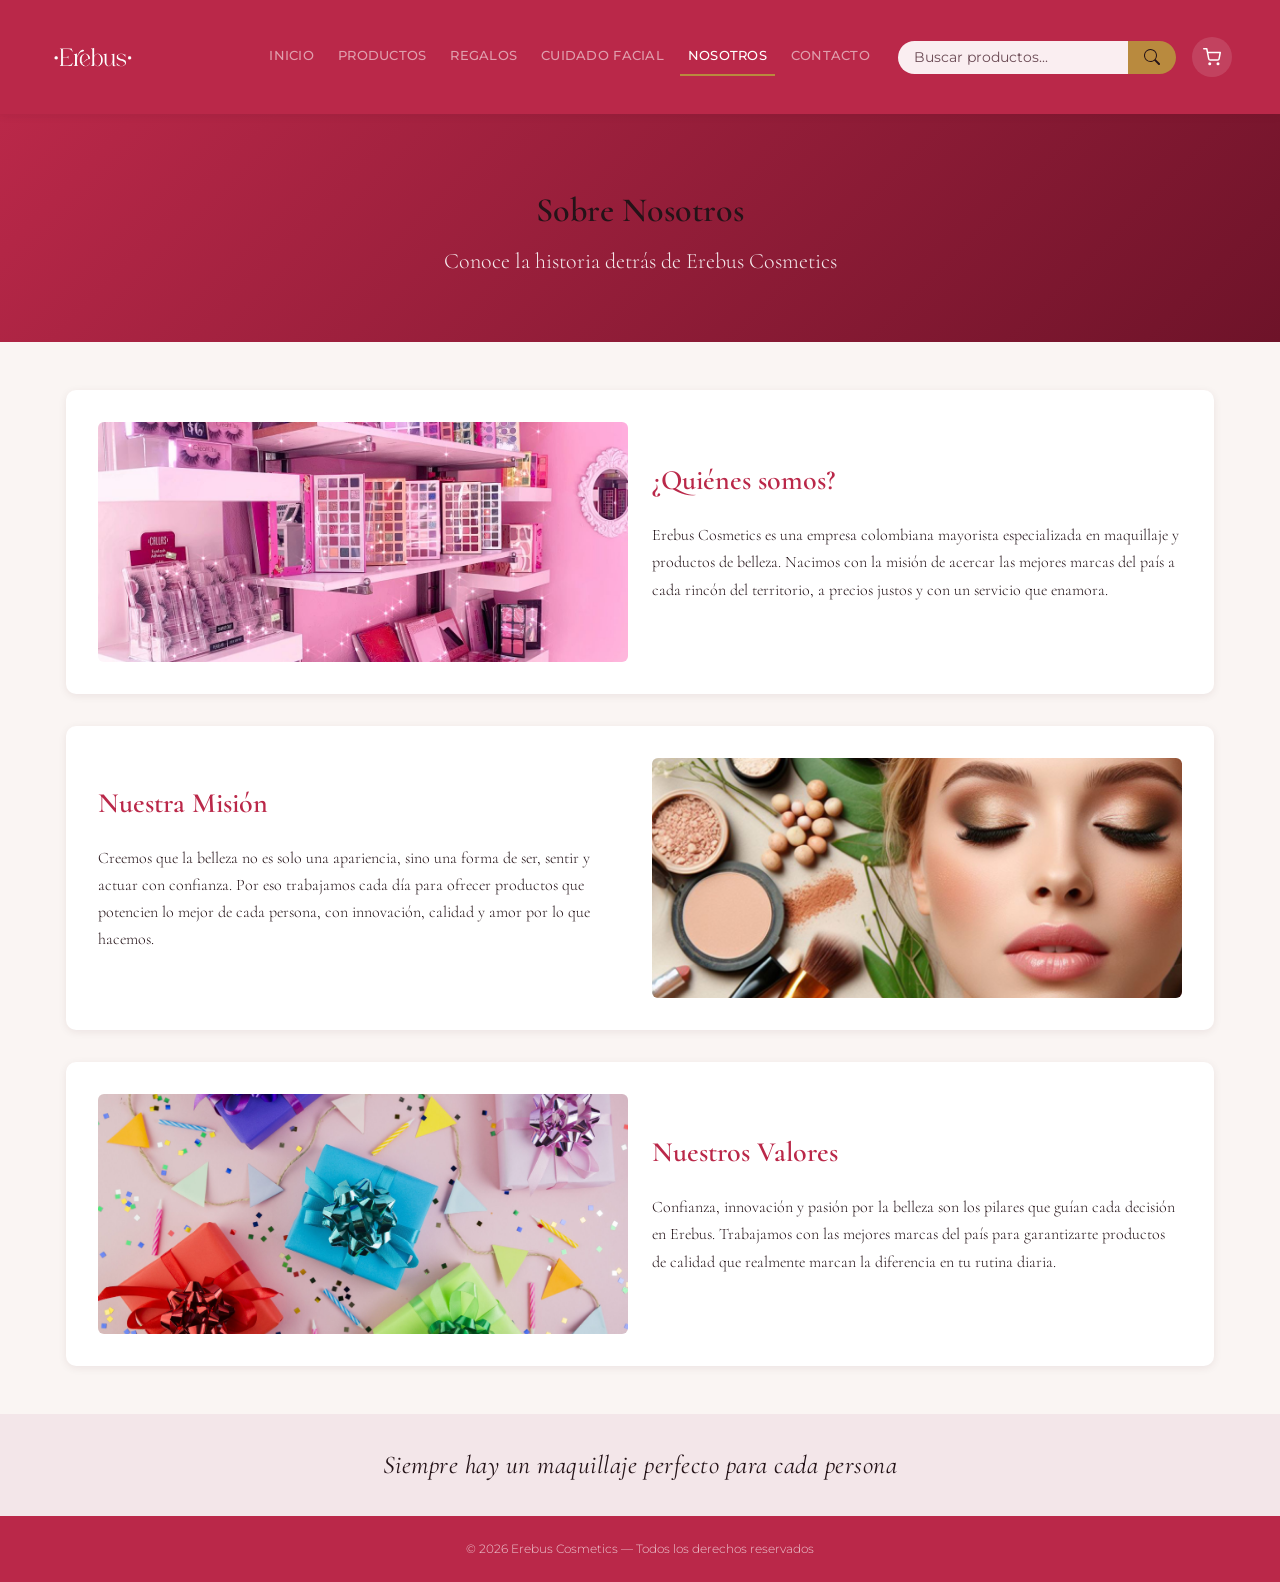
<file: nosotros.html>
<!DOCTYPE html>
<html lang="es">
<head>
    <meta charset="UTF-8">
    <meta name="viewport" content="width=device-width, initial-scale=1.0">
    <link rel="preconnect" href="https://fonts.googleapis.com">
    <link rel="preconnect" href="https://fonts.gstatic.com" crossorigin>
    <link href="https://fonts.googleapis.com/css2?family=Cormorant:ital,wght@0,300..700;1,300..700&family=Montserrat:ital,wght@0,100..900;1,100..900&display=swap" rel="stylesheet">
    <title>Nosotros | Erebus Cosmetics</title>
    <link href="https://cdn.jsdelivr.net/npm/bootstrap@5.2.3/dist/css/bootstrap.min.css" rel="stylesheet" integrity="sha384-rbsA2VBKQhggwzxH7pPCaAqO46MgnOM80zW1RWuH61DGLwZJEdK2Kadq2F9CUG65" crossorigin="anonymous">
    <link rel="stylesheet" href="styles/css/main.css" />
</head>
<body>

    <!-- ===== BLOQUE: navbar (Bootstrap) ===== -->
    <nav class="navbar navbar-expand-lg navbar-dark navbar-erebus sticky-top">
        <div class="container-fluid px-4 px-lg-5">
            <a class="navbar-brand" href="index.html">
                <img src="img/erebus-logo.png" alt="Logo Erebus" class="navbar-erebus__logo">
            </a>
            <button class="navbar-toggler" type="button" data-bs-toggle="collapse" data-bs-target="#navErebus" aria-controls="navErebus" aria-expanded="false" aria-label="Abrir menú">
                <span class="navbar-toggler-icon"></span>
            </button>
            <div class="collapse navbar-collapse" id="navErebus">
                <ul class="navbar-nav ms-auto mb-2 mb-lg-0 align-items-lg-center">
                    <li class="nav-item">
                        <a class="nav-link" href="index.html">Inicio</a>
                    </li>
                    <li class="nav-item">
                        <a class="nav-link" href="maquillaje.html">Productos</a>
                    </li>
                    <li class="nav-item">
                        <a class="nav-link" href="regalos.html">Regalos</a>
                    </li>
                    <li class="nav-item">
                        <a class="nav-link" href="cuidado-facial.html">Cuidado Facial</a>
                    </li>
                    <li class="nav-item">
                        <a class="nav-link active" aria-current="page" href="nosotros.html">Nosotros</a>
                    </li>
                    <li class="nav-item">
                        <a class="nav-link" href="contacto.html">Contacto</a>
                    </li>
                </ul>
                <form class="navbar-erebus__buscador d-flex" role="search">
                    <input class="form-control" type="search" name="buscar" placeholder="Buscar productos..." aria-label="Buscar productos">
                    <button class="btn" type="submit" aria-label="Buscar">
                        <svg xmlns="http://www.w3.org/2000/svg" width="16" height="16" viewBox="0 0 16 16" fill="currentColor" aria-hidden="true">
                            <path d="M11.742 10.344a6.5 6.5 0 1 0-1.397 1.398h-.001q.044.06.098.115l3.85 3.85a1 1 0 0 0 1.415-1.414l-3.85-3.85a1 1 0 0 0-.115-.1zM12 6.5a5.5 5.5 0 1 1-11 0 5.5 5.5 0 0 1 11 0"/>
                        </svg>
                    </button>
                </form>
                <a class="navbar-erebus__carrito" href="#" aria-label="Ver carrito">
                    <img src="img/shopping-cart.svg" alt="">
                </a>
            </div>
        </div>
    </nav>

    <main>

        <!-- ===== BLOQUE: banner ===== -->
        <section class="banner">
            <h2 class="banner__titulo">Sobre Nosotros</h2>
            <p class="banner__descripcion">Conoce la historia detrás de Erebus Cosmetics</p>
        </section>

        <!-- ===== BLOQUE: nosotros =====
             Secciones de información sobre la empresa -->
        <section class="nosotros">

            <!-- ELEMENTO: nosotros__seccion — quiénes somos -->
            <article class="nosotros__seccion">
                <img class="nosotros__imagen img-fluid" src="img/index1.jpg" alt="Equipo Erebus">
                <div class="nosotros__contenido">
                    <h2 class="nosotros__titulo">¿Quiénes somos?</h2>
                    <p class="nosotros__texto">
                        Erebus Cosmetics es una empresa colombiana mayorista especializada
                        en maquillaje y productos de belleza. Nacimos con la misión de
                        acercar las mejores marcas del país a cada rincón del territorio,
                        a precios justos y con un servicio que enamora.
                    </p>
                </div>
            </article>

            <!-- ELEMENTO: nosotros__seccion — nuestra misión -->
            <article class="nosotros__seccion">
                <div class="nosotros__contenido">
                    <h2 class="nosotros__titulo">Nuestra Misión</h2>
                    <p class="nosotros__texto">
                        Creemos que la belleza no es solo una apariencia, sino una forma
                        de ser, sentir y actuar con confianza. Por eso trabajamos cada día
                        para ofrecer productos que potencien lo mejor de cada persona,
                        con innovación, calidad y amor por lo que hacemos.
                    </p>
                </div>
                <img class="nosotros__imagen img-fluid" src="img/index2.jpg" alt="Misión Erebus">
            </article>

            <!-- ELEMENTO: nosotros__seccion — nuestros valores -->
            <article class="nosotros__seccion">
                <img class="nosotros__imagen img-fluid" src="img/index3.jpg" alt="Valores Erebus">
                <div class="nosotros__contenido">
                    <h2 class="nosotros__titulo">Nuestros Valores</h2>
                    <p class="nosotros__texto">
                        Confianza, innovación y pasión por la belleza son los pilares que
                        guían cada decisión en Erebus. Trabajamos con las mejores marcas
                        del país para garantizarte productos de calidad que realmente
                        marcan la diferencia en tu rutina diaria.
                    </p>
                </div>
            </article>

        </section>

    </main>

   <!-- ===== BLOQUE: frase-inspiracional ===== -->
    <section class="frase-inspiracional">
        <p class="frase-inspiracional__texto">Siempre hay un maquillaje perfecto para cada persona</p>
    </section>

    <!-- ===== BLOQUE: pie-pagina ===== -->
    <footer class="pie-pagina">
        <p class="pie-pagina__creditos">&copy; 2026 Erebus Cosmetics — Todos los derechos reservados</p>
    </footer>

    <script src="https://cdn.jsdelivr.net/npm/bootstrap@5.2.3/dist/js/bootstrap.bundle.min.js" integrity="sha384-kenU1KFdBIe4zVF0s0G1M5b4hcpxyD9F7jL+jjXkk+Q2h455rYXK/7HAuoJl+0I4" crossorigin="anonymous"></script>
    <script src="js/carrito.js"></script>

</body>
</html>
</file>
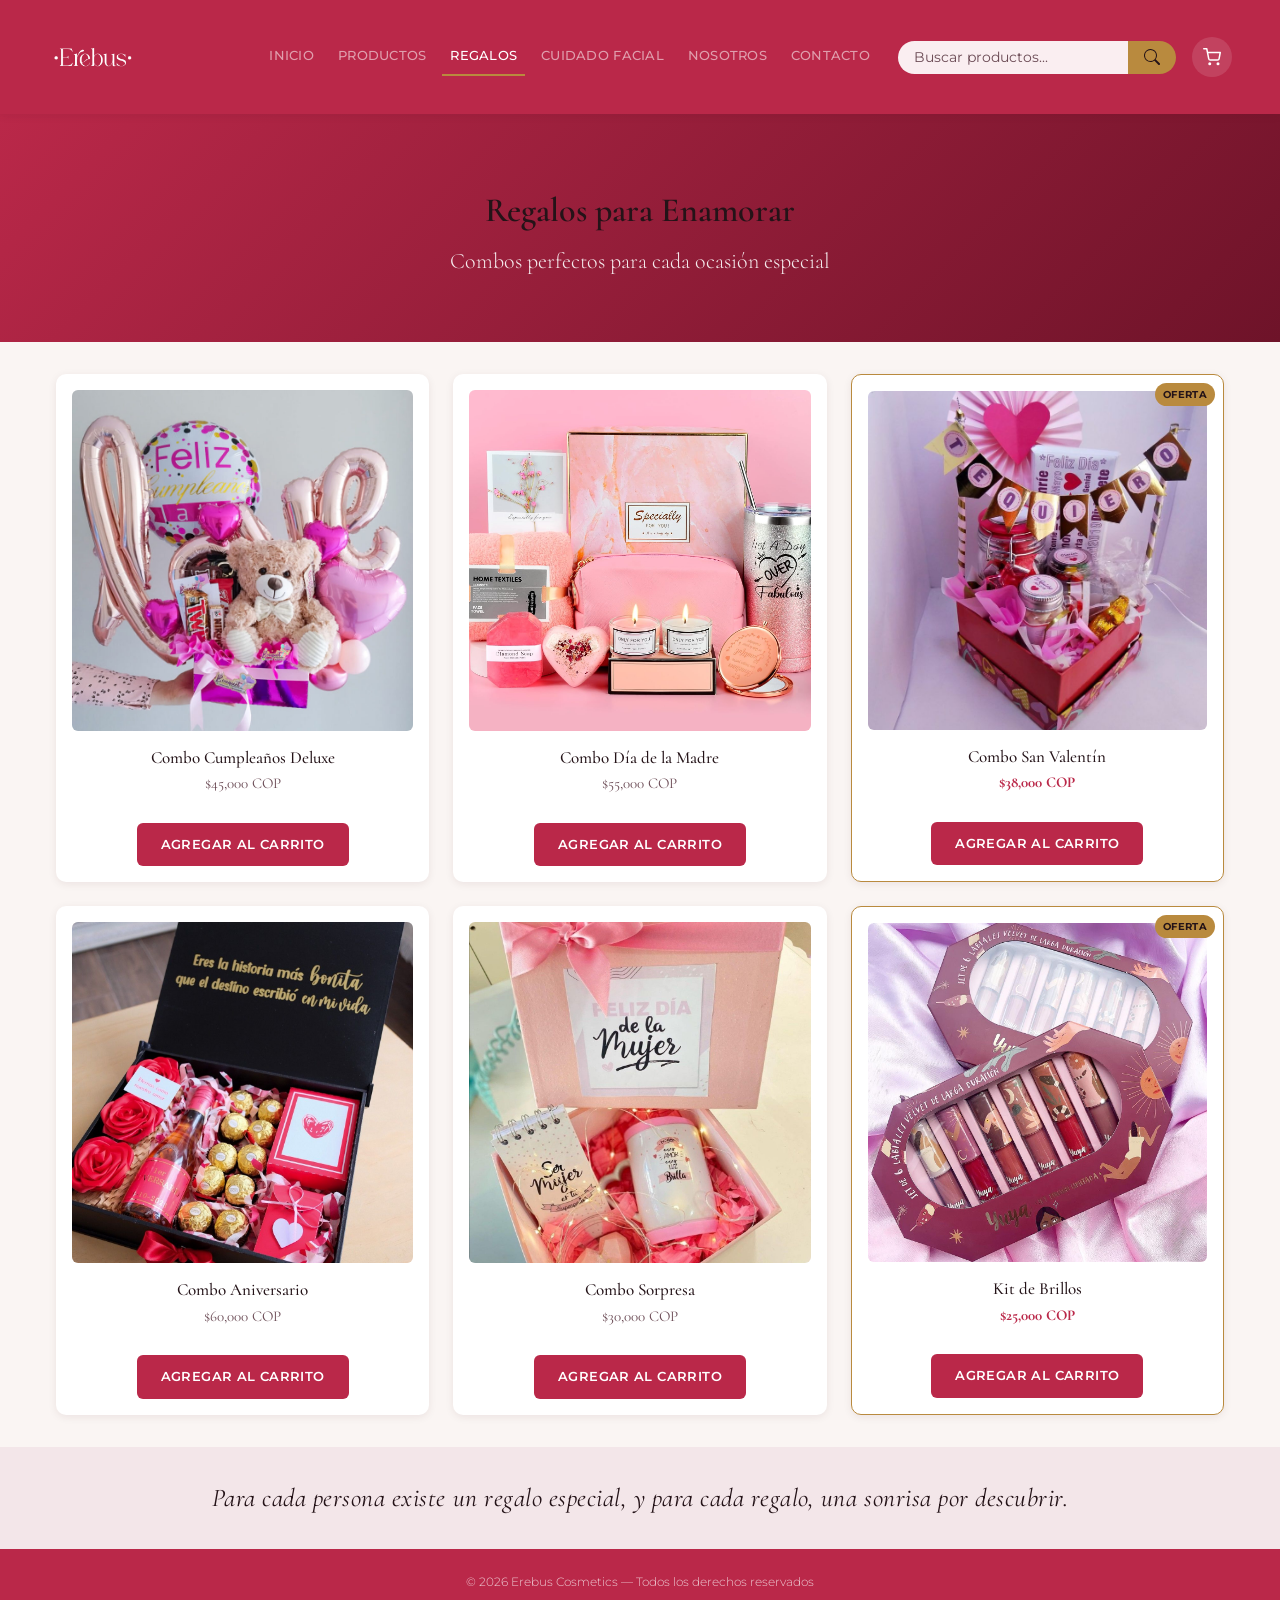
<file: regalos.html>
<!DOCTYPE html>
<html lang="es">
<head>
    <meta charset="UTF-8">
    <meta name="viewport" content="width=device-width, initial-scale=1.0">
    <link rel="preconnect" href="https://fonts.googleapis.com">
    <link rel="preconnect" href="https://fonts.gstatic.com" crossorigin>
    <link href="https://fonts.googleapis.com/css2?family=Cormorant:ital,wght@0,300..700;1,300..700&family=Montserrat:ital,wght@0,100..900;1,100..900&display=swap" rel="stylesheet">
    <title>Regalos | Erebus Cosmetics</title>
    <link href="https://cdn.jsdelivr.net/npm/bootstrap@5.2.3/dist/css/bootstrap.min.css" rel="stylesheet" integrity="sha384-rbsA2VBKQhggwzxH7pPCaAqO46MgnOM80zW1RWuH61DGLwZJEdK2Kadq2F9CUG65" crossorigin="anonymous">
    <link rel="stylesheet" href="styles/css/main.css" />
</head>
<body>

    <!-- ===== BLOQUE: navbar (Bootstrap) ===== -->
    <nav class="navbar navbar-expand-lg navbar-dark navbar-erebus sticky-top">
        <div class="container-fluid px-4 px-lg-5">
            <a class="navbar-brand" href="index.html">
                <img src="img/erebus-logo.png" alt="Logo Erebus" class="navbar-erebus__logo">
            </a>
            <button class="navbar-toggler" type="button" data-bs-toggle="collapse" data-bs-target="#navErebus" aria-controls="navErebus" aria-expanded="false" aria-label="Abrir menú">
                <span class="navbar-toggler-icon"></span>
            </button>
            <div class="collapse navbar-collapse" id="navErebus">
                <ul class="navbar-nav ms-auto mb-2 mb-lg-0 align-items-lg-center">
                    <li class="nav-item">
                        <a class="nav-link" href="index.html">Inicio</a>
                    </li>
                    <li class="nav-item">
                        <a class="nav-link" href="maquillaje.html">Productos</a>
                    </li>
                    <li class="nav-item">
                        <a class="nav-link active" aria-current="page" href="regalos.html">Regalos</a>
                    </li>
                    <li class="nav-item">
                        <a class="nav-link" href="cuidado-facial.html">Cuidado Facial</a>
                    </li>
                    <li class="nav-item">
                        <a class="nav-link" href="nosotros.html">Nosotros</a>
                    </li>
                    <li class="nav-item">
                        <a class="nav-link" href="contacto.html">Contacto</a>
                    </li>
                </ul>
                <form class="navbar-erebus__buscador d-flex" role="search">
                    <input class="form-control" type="search" name="buscar" placeholder="Buscar productos..." aria-label="Buscar productos">
                    <button class="btn" type="submit" aria-label="Buscar">
                        <svg xmlns="http://www.w3.org/2000/svg" width="16" height="16" viewBox="0 0 16 16" fill="currentColor" aria-hidden="true">
                            <path d="M11.742 10.344a6.5 6.5 0 1 0-1.397 1.398h-.001q.044.06.098.115l3.85 3.85a1 1 0 0 0 1.415-1.414l-3.85-3.85a1 1 0 0 0-.115-.1zM12 6.5a5.5 5.5 0 1 1-11 0 5.5 5.5 0 0 1 11 0"/>
                        </svg>
                    </button>
                </form>
                <a class="navbar-erebus__carrito" href="#" aria-label="Ver carrito">
                    <img src="img/shopping-cart.svg" alt="">
                </a>
            </div>
        </div>
    </nav>

    <main>

        <!-- ===== BLOQUE: banner ===== -->
        <section class="banner">
            <h2 class="banner__titulo">Regalos para Enamorar</h2>
            <p class="banner__descripcion">Combos perfectos para cada ocasión especial</p>
        </section>

        <!-- ===== BLOQUE: catalogo =====
             Combos y regalos especiales -->
        <section class="catalogo">

            <!-- ELEMENTO: catalogo__tarjeta -->
            <article class="catalogo__tarjeta">
                <img class="catalogo__imagen img-fluid" src="img/Regalo-cumpleanos.jpg" alt="Combo Cumpleaños">
                <h3 class="catalogo__nombre">Combo Cumpleaños Deluxe</h3>
                <p class="catalogo__precio">$45,000 COP</p>
                <button type="button" class="catalogo__agregar js-agregar" data-id="combo-cumpleanos-deluxe" data-nombre="Combo Cumpleaños Deluxe" data-precio="45000" data-imagen="img/Regalo-cumpleanos.jpg">Agregar al carrito</button>
            </article>

            <article class="catalogo__tarjeta">
                <img class="catalogo__imagen img-fluid" src="img/Dia-mama.jpg" alt="Combo Día de la Madre">
                <h3 class="catalogo__nombre">Combo Día de la Madre</h3>
                <p class="catalogo__precio">$55,000 COP</p>
                <button type="button" class="catalogo__agregar js-agregar" data-id="combo-dia-de-la-madre" data-nombre="Combo Día de la Madre" data-precio="55000" data-imagen="img/Dia-mama.jpg">Agregar al carrito</button>
            </article>

            <!-- MODIFICADOR: catalogo__tarjeta--oferta — precio especial -->
            <article class="catalogo__tarjeta catalogo__tarjeta--oferta">
                <img class="catalogo__imagen img-fluid" src="img/Combo-sanvalentin.jpg" alt="Combo San Valentín">
                <h3 class="catalogo__nombre">Combo San Valentín</h3>
                <p class="catalogo__precio">$38,000 COP</p>
                <button type="button" class="catalogo__agregar js-agregar" data-id="combo-san-valentin" data-nombre="Combo San Valentín" data-precio="38000" data-imagen="img/Combo-sanvalentin.jpg">Agregar al carrito</button>
            </article>

            <article class="catalogo__tarjeta">
                <img class="catalogo__imagen img-fluid" src="img/Aniversario.jpg" alt="Combo Aniversario">
                <h3 class="catalogo__nombre">Combo Aniversario</h3>
                <p class="catalogo__precio">$60,000 COP</p>
                <button type="button" class="catalogo__agregar js-agregar" data-id="combo-aniversario" data-nombre="Combo Aniversario" data-precio="60000" data-imagen="img/Aniversario.jpg">Agregar al carrito</button>
            </article>

            <article class="catalogo__tarjeta">
                <img class="catalogo__imagen img-fluid" src="img/Regalo-sorpresa.jpg" alt="Combo Sorpresa">
                <h3 class="catalogo__nombre">Combo Sorpresa</h3>
                <p class="catalogo__precio">$30,000 COP</p>
                <button type="button" class="catalogo__agregar js-agregar" data-id="combo-sorpresa" data-nombre="Combo Sorpresa" data-precio="30000" data-imagen="img/Regalo-sorpresa.jpg">Agregar al carrito</button>
            </article>

            <article class="catalogo__tarjeta catalogo__tarjeta--oferta">
                <img class="catalogo__imagen img-fluid" src="img/Kit-brillos.jpg" alt="Kit Brillos">
                <h3 class="catalogo__nombre">Kit de Brillos</h3>
                <p class="catalogo__precio">$25,000 COP</p>
                <button type="button" class="catalogo__agregar js-agregar" data-id="kit-de-brillos" data-nombre="Kit de Brillos" data-precio="25000" data-imagen="img/Kit-brillos.jpg">Agregar al carrito</button>
            </article>

        </section>
    </main>

   <!-- ===== BLOQUE: frase-inspiracional ===== -->
    <section class="frase-inspiracional">
        <p class="frase-inspiracional__texto">Para cada persona existe un regalo especial, y para cada regalo, una sonrisa por descubrir.</p>
    </section>

    <!-- ===== BLOQUE: pie-pagina ===== -->
    <footer class="pie-pagina">
        <p class="pie-pagina__creditos">&copy; 2026 Erebus Cosmetics — Todos los derechos reservados</p>
    </footer>

    <script src="https://cdn.jsdelivr.net/npm/bootstrap@5.2.3/dist/js/bootstrap.bundle.min.js" integrity="sha384-kenU1KFdBIe4zVF0s0G1M5b4hcpxyD9F7jL+jjXkk+Q2h455rYXK/7HAuoJl+0I4" crossorigin="anonymous"></script>
    <script src="js/carrito.js"></script>

</body>
</html>
</file>
<file: styles/css/main.css>
*,
*::before,
*::after {
  margin: 0;
  padding: 0;
  box-sizing: border-box;
}

html {
  scroll-behavior: smooth;
}

@media (prefers-reduced-motion: reduce) {
  html {
    scroll-behavior: auto;
  }
  *,
  *::before,
  *::after {
    animation-duration: 0.01ms !important;
    animation-iteration-count: 1 !important;
    transition-duration: 0.01ms !important;
  }
}
body {
  width: 100%;
  min-height: 100vh;
  font-family: "Cormorant", Georgia, "Times New Roman", serif;
  font-size: 1rem;
  font-weight: 300;
  line-height: 1.5;
  color: #241318;
  background-color: #faf5f3;
}

h1, h2, h3, h4, h5, h6 {
  font-family: "Cormorant", Georgia, "Times New Roman", serif;
  font-weight: 600;
  line-height: 1.25;
  color: #241318;
}

a {
  color: #ba2849;
  text-decoration: none;
}

img {
  max-width: 100%;
  display: block;
}

input,
select,
textarea,
button {
  font-family: inherit;
  font-size: inherit;
  color: inherit;
}

:focus-visible {
  outline: 3px solid #b98a3e;
  outline-offset: 2px;
}

.navbar-erebus {
  background-color: #ba2849;
  box-shadow: 0 2px 8px rgba(61, 15, 29, 0.08);
  padding-block: 0.75rem;
}
@media (min-width: 992px) {
  .navbar-erebus {
    padding-block: 0.5rem;
  }
}

.navbar-erebus__logo {
  height: 72px;
  width: auto;
  max-width: 260px;
}
@media (min-width: 768px) {
  .navbar-erebus__logo {
    height: 88px;
  }
}

.navbar-erebus .nav-link {
  font-family: "Montserrat", Arial, Helvetica, sans-serif;
  font-size: 0.8125rem;
  font-weight: 500;
  text-transform: uppercase;
  letter-spacing: 0.02em;
  padding-block: 0.5rem;
  margin-inline: 0.25rem;
  border-bottom: 2px solid transparent;
  transition: all 0.25s ease;
}
.navbar-erebus .nav-link:hover {
  color: #ffffff;
}
.navbar-erebus .nav-link.active {
  color: #ffffff;
  border-bottom-color: #b98a3e;
}

.navbar-erebus .navbar-toggler {
  border-color: rgba(255, 255, 255, 0.4);
}
.navbar-erebus .navbar-toggler:focus {
  box-shadow: 0 0 0 3px rgba(185, 138, 62, 0.5);
}

.navbar-erebus__carrito {
  width: 40px;
  height: 40px;
  border-radius: 999px;
  display: flex;
  flex-direction: row;
  align-items: center;
  justify-content: center;
  background-color: rgba(255, 255, 255, 0.12);
  transition: all 0.25s ease;
}
.navbar-erebus__carrito img {
  width: 18px;
  filter: brightness(0) invert(1);
}
.navbar-erebus__carrito:hover {
  background-color: rgba(255, 255, 255, 0.22);
}

.navbar-erebus__buscador {
  width: 100%;
  margin-block: 0.75rem;
}
@media (min-width: 992px) {
  .navbar-erebus__buscador {
    width: auto;
    margin-block: 0;
    margin-inline: 1rem;
  }
}
.navbar-erebus__buscador .form-control {
  border: none;
  border-radius: 999px 0 0 999px;
  padding-inline: 1rem;
  background-color: rgba(255, 255, 255, 0.92);
  color: #241318;
  font-family: "Montserrat", Arial, Helvetica, sans-serif;
  font-size: 0.875rem;
}
.navbar-erebus__buscador .form-control::placeholder {
  color: #6b4b55;
}
.navbar-erebus__buscador .form-control:focus {
  box-shadow: 0 0 0 3px rgba(185, 138, 62, 0.45);
  background-color: #ffffff;
}
.navbar-erebus__buscador .btn {
  border: none;
  border-radius: 0 999px 999px 0;
  background-color: #b98a3e;
  color: #241318;
  padding-inline: 1rem;
  display: flex;
  align-items: center;
  transition: all 0.25s ease;
}
.navbar-erebus__buscador .btn:hover {
  background-color: #8f6a2c;
}
.navbar-erebus__buscador .btn:focus-visible {
  outline: 3px solid #ffffff;
  outline-offset: -3px;
}

.carousel-erebus .carousel-item {
  height: 65vh;
  min-height: 400px;
  max-height: 640px;
}
.carousel-erebus .carousel-item img {
  width: 100%;
  height: 100%;
  object-fit: cover;
  object-position: center 30%;
  filter: brightness(0.65);
}
.carousel-erebus .carousel-item:nth-child(1) img {
  object-position: center 25%;
}
.carousel-erebus .carousel-item:nth-child(2) img {
  object-position: center 35%;
}
.carousel-erebus .carousel-item:nth-child(3) img {
  object-position: center 30%;
}
.carousel-erebus .carousel-caption {
  bottom: 50%;
  transform: translateY(50%);
}
.carousel-erebus .carousel-caption h2 {
  font-family: "Cormorant", Georgia, "Times New Roman", serif;
  font-size: 1.75rem;
  font-weight: 600;
  color: #ffffff;
}
@media (min-width: 768px) {
  .carousel-erebus .carousel-caption h2 {
    font-size: 2.5rem;
  }
}
.carousel-erebus .carousel-caption p {
  font-family: "Montserrat", Arial, Helvetica, sans-serif;
  font-size: 1rem;
  max-width: 480px;
  margin-inline: auto;
}
@media (min-width: 768px) {
  .carousel-erebus .carousel-caption p {
    font-size: 1.125rem;
  }
}
.carousel-erebus .carousel-indicators [data-bs-target] {
  background-color: #b98a3e;
}
.carousel-erebus .carousel-control-prev-icon,
.carousel-erebus .carousel-control-next-icon {
  background-color: rgba(255, 255, 255, 0.25);
  border-radius: 999px;
  padding: 1rem;
  background-size: 55%;
}

.banner {
  width: 100%;
  padding: 3rem 1rem;
  text-align: center;
  background-image: linear-gradient(135deg, #ba2849 0%, #6e1329 100%);
  color: #ffffff;
}
@media (min-width: 768px) {
  .banner {
    padding: 4rem 1.5rem;
  }
}

.banner__titulo {
  width: 100%;
  font-weight: 600;
  font-size: 1.625rem;
  margin: 0.75rem 0;
}
@media (min-width: 768px) {
  .banner__titulo {
    font-size: 2.125rem;
  }
}

.banner__descripcion {
  max-width: 420px;
  margin: 0 auto;
  font-size: 1.125rem;
  opacity: 0.9;
}
@media (min-width: 768px) {
  .banner__descripcion {
    font-size: 1.375rem;
  }
}

.destacados,
.novedades,
.nosotros {
  width: 100%;
  max-width: 1100px;
  margin-inline: auto;
  padding-inline: 1rem;
  box-sizing: border-box;
  margin-block: 3rem;
}
@media (min-width: 1200px) {
  .destacados,
  .novedades,
  .nosotros {
    max-width: 1180px;
  }
}

.destacados,
.nosotros {
  display: flex;
  flex-direction: column;
  gap: 2rem;
}

.catalogo {
  width: 100%;
  max-width: 1200px;
  margin-inline: auto;
  padding-inline: 1rem;
  box-sizing: border-box;
  padding-block: 2rem;
  display: grid;
  grid-template-columns: 1fr;
  gap: 1.5rem;
}
@media (min-width: 480px) {
  .catalogo {
    grid-template-columns: repeat(2, 1fr);
  }
}
@media (min-width: 992px) {
  .catalogo {
    grid-template-columns: repeat(3, 1fr);
  }
}

.frase-inspiracional {
  width: 100%;
  padding: 2rem 1rem;
  background-color: #f3e6e9;
  text-align: center;
}

.frase-inspiracional__texto {
  font-family: "Cormorant", Georgia, "Times New Roman", serif;
  font-size: clamp(1.1rem, 2.5vw, 1.6rem);
  font-style: italic;
  font-weight: 400;
  color: #241318;
  margin: 0;
  letter-spacing: 0.02em;
}

.pie-pagina {
  padding: 1.5rem 1rem;
  background-color: #ba2849;
  text-align: center;
}

.pie-pagina__navegacion {
  display: flex;
  justify-content: center;
  flex-wrap: wrap;
  gap: 0.5rem 1.5rem;
  margin-bottom: 1rem;
}

.pie-pagina__enlace {
  color: rgba(255, 255, 255, 0.85);
  text-decoration: none;
  font-family: "Montserrat", Arial, Helvetica, sans-serif;
  font-size: 0.8125rem;
  font-weight: 400;
  transition: all 0.25s ease;
}
.pie-pagina__enlace:hover {
  color: #ffffff;
  text-decoration: underline;
}

.pie-pagina__creditos {
  font-family: "Montserrat", Arial, Helvetica, sans-serif;
  font-size: 0.75rem;
  color: rgba(255, 255, 255, 0.75);
  margin: 0;
}

.destacados__item {
  background-color: #ffffff;
  border-radius: 10px;
  box-shadow: 0 2px 8px rgba(61, 15, 29, 0.08);
  transition: all 0.25s ease;
  display: grid;
  grid-template-columns: 1fr;
  gap: 1.5rem;
  align-items: center;
  padding: 1.5rem;
}
@media (min-width: 768px) {
  .destacados__item {
    grid-template-columns: 1fr 1fr;
    padding: 2rem;
  }
}

.destacados__imagen {
  width: 100%;
  height: 220px;
  object-fit: cover;
  border-radius: 6px;
}
@media (min-width: 768px) {
  .destacados__imagen {
    height: 260px;
  }
}

.destacados__contenido {
  display: flex;
  flex-direction: column;
  gap: 1rem;
}

.destacados__titulo {
  font-size: 1.5rem;
  color: #ba2849;
}
@media (min-width: 768px) {
  .destacados__titulo {
    font-size: 1.75rem;
  }
}

.destacados__texto {
  font-size: 1rem;
  line-height: 1.7;
  color: #241318;
}

.destacados__boton {
  display: inline-block;
  padding: 0.75rem 1.5rem;
  background-color: #ba2849;
  color: #ffffff;
  text-decoration: none;
  border: none;
  border-radius: 6px;
  font-family: "Montserrat", Arial, Helvetica, sans-serif;
  font-size: 0.8125rem;
  font-weight: 600;
  text-transform: uppercase;
  letter-spacing: 0.03em;
  cursor: pointer;
  width: fit-content;
  transition: all 0.25s ease;
}
.destacados__boton:hover {
  background-color: #6e1329;
  transform: translateY(-2px);
  box-shadow: 0 2px 8px rgba(61, 15, 29, 0.08);
}
.destacados__boton:active {
  transform: translateY(0);
}
.destacados__boton:focus-visible {
  outline: 3px solid #b98a3e;
  outline-offset: 2px;
}

.novedades__titulo {
  font-size: 1.625rem;
  color: #ba2849;
  text-align: center;
  margin-bottom: 0.5rem;
}
@media (min-width: 768px) {
  .novedades__titulo {
    font-size: 1.875rem;
  }
}

.novedades__subtitulo {
  font-size: 1rem;
  color: #6b4b55;
  text-align: center;
  margin-bottom: 2rem;
}

.novedades__grid {
  display: grid;
  grid-template-columns: repeat(2, 1fr);
  gap: 1rem;
}
@media (min-width: 768px) {
  .novedades__grid {
    grid-template-columns: repeat(3, 1fr);
    gap: 1.5rem;
  }
}
@media (min-width: 1200px) {
  .novedades__grid {
    grid-template-columns: repeat(4, 1fr);
  }
}

.novedades__tarjeta {
  background-color: #ffffff;
  border-radius: 10px;
  box-shadow: 0 2px 8px rgba(61, 15, 29, 0.08);
  transition: all 0.25s ease;
}
.novedades__tarjeta:hover {
  transform: translateY(-4px);
  box-shadow: 0 6px 20px rgba(61, 15, 29, 0.14);
}
.novedades__tarjeta {
  padding: 1.5rem 1rem;
  text-align: center;
  cursor: pointer;
  display: flex;
  flex-direction: column;
  align-items: center;
  gap: 0.5rem;
}

.novedades__tarjeta--oferta {
  position: relative;
  border: 1px solid #b98a3e;
}
.novedades__tarjeta--oferta::before {
  content: "Oferta";
  position: absolute;
  top: 0.5rem;
  right: 0.5rem;
  background-color: #b98a3e;
  color: #241318;
  font-family: "Montserrat", Arial, Helvetica, sans-serif;
  font-size: 0.625rem;
  font-weight: 700;
  text-transform: uppercase;
  letter-spacing: 0.03em;
  padding: 0.25rem 0.5rem;
  border-radius: 999px;
}
.novedades__tarjeta--oferta .novedades__precio {
  color: #ba2849;
  font-weight: 700;
}

.novedades__imagen {
  width: 100%;
  max-width: 160px;
  height: auto;
  border-radius: 6px;
  margin-bottom: 0.25rem;
}

.novedades__nombre {
  font-size: 1rem;
  font-weight: 500;
  color: #241318;
  margin: 0;
}

.novedades__precio {
  font-family: "Montserrat", Arial, Helvetica, sans-serif;
  font-size: 0.875rem;
  font-weight: 400;
  color: #6b4b55;
  margin: 0;
}

.novedades__boton {
  display: inline-block;
  padding: 0.75rem 1.5rem;
  background-color: #ba2849;
  color: #ffffff;
  text-decoration: none;
  border: none;
  border-radius: 6px;
  font-family: "Montserrat", Arial, Helvetica, sans-serif;
  font-size: 0.8125rem;
  font-weight: 600;
  text-transform: uppercase;
  letter-spacing: 0.03em;
  cursor: pointer;
  width: fit-content;
  transition: all 0.25s ease;
}
.novedades__boton:hover {
  background-color: #6e1329;
  transform: translateY(-2px);
  box-shadow: 0 2px 8px rgba(61, 15, 29, 0.08);
}
.novedades__boton:active {
  transform: translateY(0);
}
.novedades__boton:focus-visible {
  outline: 3px solid #b98a3e;
  outline-offset: 2px;
}
.novedades__boton {
  margin-top: 0.25rem;
  padding: 0.5rem 1rem;
  font-size: 0.75rem;
}

.catalogo__tarjeta {
  background-color: #ffffff;
  border-radius: 10px;
  box-shadow: 0 2px 8px rgba(61, 15, 29, 0.08);
  transition: all 0.25s ease;
}
.catalogo__tarjeta:hover {
  transform: translateY(-4px);
  box-shadow: 0 6px 20px rgba(61, 15, 29, 0.14);
}
.catalogo__tarjeta {
  position: relative;
  cursor: pointer;
  text-align: center;
  padding: 1rem;
  overflow: hidden;
}

.catalogo__tarjeta--oferta {
  border: 1px solid #b98a3e;
}
.catalogo__tarjeta--oferta::before {
  content: "Oferta";
  position: absolute;
  top: 0.5rem;
  right: 0.5rem;
  background-color: #b98a3e;
  color: #241318;
  font-family: "Montserrat", Arial, Helvetica, sans-serif;
  font-size: 0.625rem;
  font-weight: 700;
  text-transform: uppercase;
  letter-spacing: 0.03em;
  padding: 0.25rem 0.5rem;
  border-radius: 999px;
}
.catalogo__tarjeta--oferta .catalogo__precio {
  color: #ba2849;
  font-weight: 700;
}

.catalogo__imagen {
  width: 100%;
  aspect-ratio: 1/1;
  object-fit: cover;
  border-radius: 6px;
  margin-bottom: 1rem;
}

.catalogo__nombre {
  font-weight: 500;
  font-size: 1.0625rem;
  margin-bottom: 0.25rem;
}

.catalogo__precio {
  font-weight: 400;
  font-size: 0.9375rem;
  color: #6b4b55;
}

.nosotros__seccion {
  background-color: #ffffff;
  border-radius: 10px;
  box-shadow: 0 2px 8px rgba(61, 15, 29, 0.08);
  transition: all 0.25s ease;
  display: grid;
  grid-template-columns: 1fr;
  gap: 1.5rem;
  align-items: center;
  padding: 1.5rem;
}
@media (min-width: 768px) {
  .nosotros__seccion {
    grid-template-columns: 1fr 1fr;
    padding: 2rem;
  }
}

.nosotros__imagen {
  width: 100%;
  height: 220px;
  object-fit: cover;
  border-radius: 6px;
}
@media (min-width: 768px) {
  .nosotros__imagen {
    height: 240px;
  }
}

.nosotros__contenido {
  display: flex;
  flex-direction: column;
  gap: 1rem;
}

.nosotros__titulo {
  font-size: 1.5rem;
  color: #ba2849;
}
@media (min-width: 768px) {
  .nosotros__titulo {
    font-size: 1.75rem;
  }
}

.nosotros__texto {
  font-size: 1rem;
  line-height: 1.7;
  color: #241318;
}

.formulario-contacto {
  background-color: #ffffff;
  border-radius: 10px;
  box-shadow: 0 2px 8px rgba(61, 15, 29, 0.08);
  transition: all 0.25s ease;
  width: 100%;
  max-width: 600px;
  margin: 3rem auto;
  padding: 2rem 1.5rem;
}
@media (max-width: 767px) {
  .formulario-contacto {
    max-width: 100%;
    border-radius: 0;
    margin-block: 1.5rem;
    box-shadow: none;
    border-top: 2px solid #e8aebd;
  }
}

.formulario-contacto__titulo {
  font-size: 1.625rem;
  color: #ba2849;
  text-align: center;
  margin-bottom: 2rem;
}

.formulario-contacto__form {
  display: flex;
  flex-direction: column;
  gap: 1rem;
}

.formulario-contacto__grupo {
  display: flex;
  flex-direction: column;
  gap: 0.25rem;
}

.formulario-contacto__etiqueta {
  font-family: "Montserrat", Arial, Helvetica, sans-serif;
  font-size: 0.8125rem;
  font-weight: 600;
  color: #241318;
}

.formulario-contacto__campo {
  width: 100%;
  padding: 0.75rem;
  border: 2px solid #e7c9d0;
  border-radius: 6px;
  font-family: "Cormorant", Georgia, "Times New Roman", serif;
  font-size: 1rem;
  background-color: #faf5f3;
  color: #241318;
  transition: all 0.25s ease;
}
.formulario-contacto__campo:hover {
  border-color: #ba2849;
}
.formulario-contacto__campo:focus-visible {
  outline: none;
  border-color: #ba2849;
  box-shadow: 0 0 0 4px rgba(186, 40, 73, 0.15);
}

.formulario-contacto__campo--textarea {
  resize: vertical;
  min-height: 120px;
}

.formulario-contacto__enviar {
  display: inline-block;
  padding: 0.75rem 1.5rem;
  background-color: #ba2849;
  color: #ffffff;
  text-decoration: none;
  border: none;
  border-radius: 6px;
  font-family: "Montserrat", Arial, Helvetica, sans-serif;
  font-size: 0.8125rem;
  font-weight: 600;
  text-transform: uppercase;
  letter-spacing: 0.03em;
  cursor: pointer;
  width: fit-content;
  transition: all 0.25s ease;
}
.formulario-contacto__enviar:hover {
  background-color: #6e1329;
  transform: translateY(-2px);
  box-shadow: 0 2px 8px rgba(61, 15, 29, 0.08);
}
.formulario-contacto__enviar:active {
  transform: translateY(0);
}
.formulario-contacto__enviar:focus-visible {
  outline: 3px solid #b98a3e;
  outline-offset: 2px;
}
.formulario-contacto__enviar {
  align-self: flex-start;
  padding: 0.75rem 2rem;
}
@media (max-width: 479px) {
  .formulario-contacto__enviar {
    width: 100%;
    text-align: center;
    align-self: stretch;
  }
}

.carrito__eliminar, .carrito__cantidad-btn, .carrito__cerrar, .menu-lateral__cerrar, .navbar-erebus__menu {
  border: 0;
  background: transparent;
  cursor: pointer;
}

.navbar-erebus__menu {
  display: none;
  margin-right: 0.75rem;
  padding: 0.5rem;
  border-radius: 6px;
  transition: all 0.25s ease;
}
.navbar-erebus__menu:hover {
  background-color: rgba(255, 255, 255, 0.15);
}

.navbar-erebus__menu-icono {
  width: 1.75rem;
  height: 1.75rem;
}

.navbar-erebus__carrito {
  position: relative;
}

.navbar-erebus__badge {
  display: flex;
  flex-direction: row;
  align-items: center;
  justify-content: center;
  position: absolute;
  top: -4px;
  right: -4px;
  min-width: 1.25rem;
  height: 1.25rem;
  padding-inline: 0.3125rem;
  border-radius: 999px;
  background-color: #ffffff;
  color: #ba2849;
  box-shadow: 0 0 0 2px #ba2849;
  font-family: "Montserrat", Arial, Helvetica, sans-serif;
  font-size: 0.6875rem;
  font-weight: 700;
  line-height: 1;
}
.navbar-erebus__badge[hidden] {
  display: none;
}

.navbar-erebus__badge--salto {
  animation: salto-badge 0.35s ease;
}

.navbar-erebus--compacta {
  box-shadow: 0 6px 20px rgba(61, 15, 29, 0.14);
}
.navbar-erebus--compacta .navbar-erebus__menu {
  display: flex;
  flex-direction: row;
  align-items: center;
  justify-content: center;
  animation: aparecer-menu 0.25s ease;
}
.navbar-erebus--compacta .navbar-nav {
  display: none;
}
@media (min-width: 992px) {
  .navbar-erebus--compacta .navbar-erebus__buscador {
    margin-left: auto;
  }
}

@keyframes aparecer-menu {
  from {
    opacity: 0;
    transform: translateX(-8px);
  }
}
@keyframes salto-badge {
  50% {
    transform: scale(1.35);
  }
}
.catalogo__agregar {
  display: inline-block;
  padding: 0.75rem 1.5rem;
  background-color: #ba2849;
  color: #ffffff;
  text-decoration: none;
  border: none;
  border-radius: 6px;
  font-family: "Montserrat", Arial, Helvetica, sans-serif;
  font-size: 0.8125rem;
  font-weight: 600;
  text-transform: uppercase;
  letter-spacing: 0.03em;
  cursor: pointer;
  width: fit-content;
  transition: all 0.25s ease;
}
.catalogo__agregar:hover {
  background-color: #6e1329;
  transform: translateY(-2px);
  box-shadow: 0 2px 8px rgba(61, 15, 29, 0.08);
}
.catalogo__agregar:active {
  transform: translateY(0);
}
.catalogo__agregar:focus-visible {
  outline: 3px solid #b98a3e;
  outline-offset: 2px;
}
.catalogo__agregar {
  margin-top: 0.75rem;
}
.catalogo__agregar--agregado, .catalogo__agregar--agregado:hover {
  background-color: #2e7d4f;
  color: #ffffff;
}

.novedades__agregar {
  display: inline-block;
  padding: 0.75rem 1.5rem;
  background-color: #ba2849;
  color: #ffffff;
  text-decoration: none;
  border: none;
  border-radius: 6px;
  font-family: "Montserrat", Arial, Helvetica, sans-serif;
  font-size: 0.8125rem;
  font-weight: 600;
  text-transform: uppercase;
  letter-spacing: 0.03em;
  cursor: pointer;
  width: fit-content;
  transition: all 0.25s ease;
}
.novedades__agregar:hover {
  background-color: #6e1329;
  transform: translateY(-2px);
  box-shadow: 0 2px 8px rgba(61, 15, 29, 0.08);
}
.novedades__agregar:active {
  transform: translateY(0);
}
.novedades__agregar:focus-visible {
  outline: 3px solid #b98a3e;
  outline-offset: 2px;
}
.novedades__agregar {
  margin-top: 0.75rem;
}
.novedades__agregar--agregado, .novedades__agregar--agregado:hover {
  background-color: #2e7d4f;
  color: #ffffff;
}
.novedades__agregar {
  padding: 0.5rem 1rem;
  font-size: 0.75rem;
}

.catalogo__tarjeta--oculta {
  display: none !important;
}

.catalogo__sin-resultados {
  grid-column: 1/-1;
  padding-block: 2rem;
  text-align: center;
  font-family: "Montserrat", Arial, Helvetica, sans-serif;
  font-size: 0.9375rem;
  color: #6b4b55;
}

.pagina--bloqueada {
  overflow: hidden;
}

.velo {
  position: fixed;
  inset: 0;
  background-color: rgba(36, 19, 24, 0.55);
  opacity: 0;
  visibility: hidden;
  transition: opacity 0.3s, visibility 0.3s;
  z-index: 1040;
}

.velo--visible {
  opacity: 1;
  visibility: visible;
}

.menu-lateral {
  position: fixed;
  top: 0;
  bottom: 0;
  left: 0;
  display: flex;
  flex-direction: column;
  width: min(20rem, 100vw);
  visibility: hidden;
  transition: transform 0.3s ease, visibility 0.3s;
  z-index: 1050;
  transform: translateX(-100%);
}
.menu-lateral--abierto {
  transform: none;
  visibility: visible;
}
.menu-lateral {
  background-color: #ba2849;
  color: #ffffff;
  box-shadow: 0 12px 32px rgba(61, 15, 29, 0.18);
}

.menu-lateral__cabecera {
  display: flex;
  align-items: center;
  justify-content: space-between;
  padding: 1rem 1.5rem;
  border-bottom: 1px solid rgba(255, 255, 255, 0.25);
}

.menu-lateral__logo {
  height: 2.75rem;
  width: auto;
}

.menu-lateral__cerrar {
  width: 2.375rem;
  height: 2.375rem;
  font-size: 1.875rem;
  line-height: 1;
  border-radius: 999px;
  transition: all 0.25s ease;
  color: inherit;
}
.menu-lateral__cerrar:hover {
  background-color: rgba(255, 255, 255, 0.18);
}

.menu-lateral__nav {
  display: flex;
  flex-direction: column;
  flex: 1;
  padding-block: 0.75rem;
  overflow-y: auto;
}

.menu-lateral__enlace {
  padding: 1rem 1.5rem;
  border-left: 3px solid transparent;
  color: rgba(255, 255, 255, 0.9);
  font-family: "Montserrat", Arial, Helvetica, sans-serif;
  font-size: 0.8125rem;
  font-weight: 500;
  text-transform: uppercase;
  letter-spacing: 0.02em;
  transition: all 0.25s ease;
}
.menu-lateral__enlace:hover {
  background-color: rgba(255, 255, 255, 0.14);
  color: #ffffff;
}

.menu-lateral__enlace--activo {
  border-left-color: #b98a3e;
  background-color: rgba(255, 255, 255, 0.18);
  color: #ffffff;
  font-weight: 600;
}

.menu-lateral__pie {
  padding: 1rem 1.5rem;
  border-top: 1px solid rgba(255, 255, 255, 0.25);
  font-family: "Cormorant", Georgia, "Times New Roman", serif;
  font-size: 1.125rem;
  font-style: italic;
  color: rgba(255, 255, 255, 0.8);
}

.carrito {
  position: fixed;
  top: var(--navbar-alto, 100px);
  bottom: 0;
  right: 0;
  display: flex;
  flex-direction: column;
  width: min(31.25rem, 100vw);
  visibility: hidden;
  transition: transform 0.3s ease, visibility 0.3s;
  z-index: 1050;
  transform: translateX(100%);
}
.carrito--abierto {
  transform: none;
  visibility: visible;
}
.carrito {
  padding: 1.5625rem;
  background-color: #ffffff;
  color: #241318;
  font-family: "Montserrat", Arial, Helvetica, sans-serif;
  box-shadow: -19px -1px 22px -15px rgba(36, 19, 24, 0.3);
}

.carrito__cerrar {
  position: absolute;
  top: 0.75rem;
  right: 0.75rem;
  width: 1.5625rem;
}

.carrito__icono {
  width: 100%;
}

.carrito__titulo {
  width: 100%;
  padding-block: 1.5625rem;
  text-align: center;
  font-size: 1.25rem;
  font-weight: 600;
  letter-spacing: 0.08em;
}

.carrito__lista {
  flex: 1;
  list-style: none;
  overflow-y: auto;
}

.carrito__articulo {
  display: flex;
  flex-wrap: wrap;
  justify-content: space-between;
  align-items: center;
  gap: 0.5rem 0.75rem;
  padding: 1rem 0.75rem;
  border-bottom: 1px solid #e7c9d0;
}

.carrito__imagen {
  width: 3.75rem;
  height: 3.75rem;
  object-fit: cover;
  border-radius: 6px;
}

.carrito__precio {
  font-size: 0.8125rem;
  font-weight: 300;
  color: #6b4b55;
}

.carrito__nombre {
  flex: 1 1 6.875rem;
  min-width: 0;
  font-size: 0.875rem;
  font-weight: 500;
}

.carrito__cantidad {
  display: inline-flex;
  align-items: center;
  border: 1px solid #e7c9d0;
  border-radius: 999px;
}

.carrito__cantidad-btn {
  width: 1.75rem;
  height: 1.75rem;
  border-radius: 999px;
  font-size: 1.0625rem;
  transition: all 0.25s ease;
}
.carrito__cantidad-btn:hover {
  background-color: #f6e2e7;
}

.carrito__cantidad-valor {
  min-width: 1.5rem;
  text-align: center;
  font-size: 0.875rem;
  font-weight: 600;
}

.carrito__eliminar {
  width: 1.5625rem;
}

.carrito__vacio {
  padding-block: 3rem;
  text-align: center;
  font-size: 0.875rem;
  line-height: 1.6;
  color: #6b4b55;
}

.carrito__pie {
  padding-top: 1rem;
  border-top: 1px solid #e7c9d0;
}

.carrito__total {
  display: flex;
  justify-content: space-between;
  align-items: baseline;
  margin-bottom: 1rem;
  font-size: 0.9375rem;
}

.carrito__total-valor {
  font-size: 1.1875rem;
  color: #ba2849;
}

.carrito__vaciar {
  width: 100%;
  padding: 0.75rem;
  border: 2px solid #ba2849;
  border-radius: 6px;
  background-color: transparent;
  color: #ba2849;
  font-family: "Montserrat", Arial, Helvetica, sans-serif;
  font-size: 0.8125rem;
  font-weight: 600;
  text-transform: uppercase;
  letter-spacing: 0.03em;
  cursor: pointer;
  transition: all 0.25s ease;
}
.carrito__vaciar:hover:not(:disabled) {
  background-color: #ba2849;
  color: #ffffff;
}
.carrito__vaciar:disabled {
  opacity: 0.4;
  cursor: not-allowed;
}

.aviso {
  position: fixed;
  left: 50%;
  bottom: 1.5rem;
  max-width: 90vw;
  padding: 0.75rem 1.5rem;
  border-radius: 999px;
  background-color: #6e1329;
  color: #ffffff;
  box-shadow: 0 6px 20px rgba(61, 15, 29, 0.14);
  font-family: "Montserrat", Arial, Helvetica, sans-serif;
  font-size: 0.875rem;
  font-weight: 500;
  text-align: center;
  opacity: 0;
  pointer-events: none;
  transform: translate(-50%, 20px);
  transition: opacity 0.25s, transform 0.25s;
  z-index: 1060;
}

.aviso--visible {
  opacity: 1;
  transform: translate(-50%, 0);
}

.carrito__articulo :has(> button:not(.carrito__eliminar)) {
  display: inline-flex;
  align-items: center;
  gap: 0.125rem;
  padding: 0.1875rem;
  border: 1px solid #e7c9d0;
  border-radius: 999px;
  background-color: #faf5f3;
}

.carrito__articulo button:not(.carrito__eliminar) {
  display: inline-flex;
  align-items: center;
  justify-content: center;
  width: 1.75rem;
  height: 1.75rem;
  padding: 0;
  border: 0;
  border-radius: 999px;
  background-color: #fff;
  color: #ba2849;
  box-shadow: 0 1px 3px rgba(61, 15, 29, 0.12);
  font-family: "Montserrat", Arial, Helvetica, sans-serif;
  font-size: 1.125rem;
  font-weight: 600;
  line-height: 1;
  cursor: pointer;
  transition: all 0.25s ease;
}

.carrito__articulo button:not(.carrito__eliminar):hover {
  background-color: #ba2849;
  color: #fff;
}

.carrito__articulo button:not(.carrito__eliminar):focus-visible {
  outline: 3px solid #b98a3e;
  outline-offset: 2px;
}

.carrito__articulo :has(> button:not(.carrito__eliminar)) > :not(button) {
  min-width: 1.75rem;
  text-align: center;
  color: #241318;
  font-family: "Montserrat", Arial, Helvetica, sans-serif;
  font-size: 0.875rem;
  font-weight: 600;
}

.carrito__eliminar {
  opacity: 0.6;
  transition: all 0.25s ease;
}

.carrito__eliminar:hover {
  opacity: 1;
  transform: scale(1.1);
}

.formulario-contacto__campo--invalido,
.formulario-contacto__campo--invalido:hover,
.formulario-contacto__campo--invalido:focus-visible {
  border-color: #b3261e;
  box-shadow: 0 0 0 4px rgba(179, 38, 30, 0.15);
}

.formulario-contacto__campo--valido,
.formulario-contacto__campo--valido:hover,
.formulario-contacto__campo--valido:focus-visible {
  border-color: #2e7d4f;
}

.formulario-contacto__error {
  margin-top: 0.25rem;
  font-family: "Montserrat", Arial, Helvetica, sans-serif;
  font-size: 0.8125rem;
  color: #b3261e;
}

.formulario-contacto__contador {
  font-family: "Montserrat", Arial, Helvetica, sans-serif;
  font-size: 0.75rem;
  text-align: right;
  color: #6b4b55;
}

.formulario-contacto__contador--limite {
  font-weight: 600;
  color: #b3261e;
}

.formulario-contacto__estado {
  padding: 0.75rem 1rem;
  border-radius: 6px;
  font-family: "Montserrat", Arial, Helvetica, sans-serif;
  font-size: 0.875rem;
}

.formulario-contacto__estado--exito {
  background-color: rgba(46, 125, 79, 0.1);
  color: #2e7d4f;
}

.formulario-contacto__estado--error {
  background-color: rgba(179, 38, 30, 0.1);
  color: #b3261e;
}

/*# sourceMappingURL=main.css.map */
</file>
